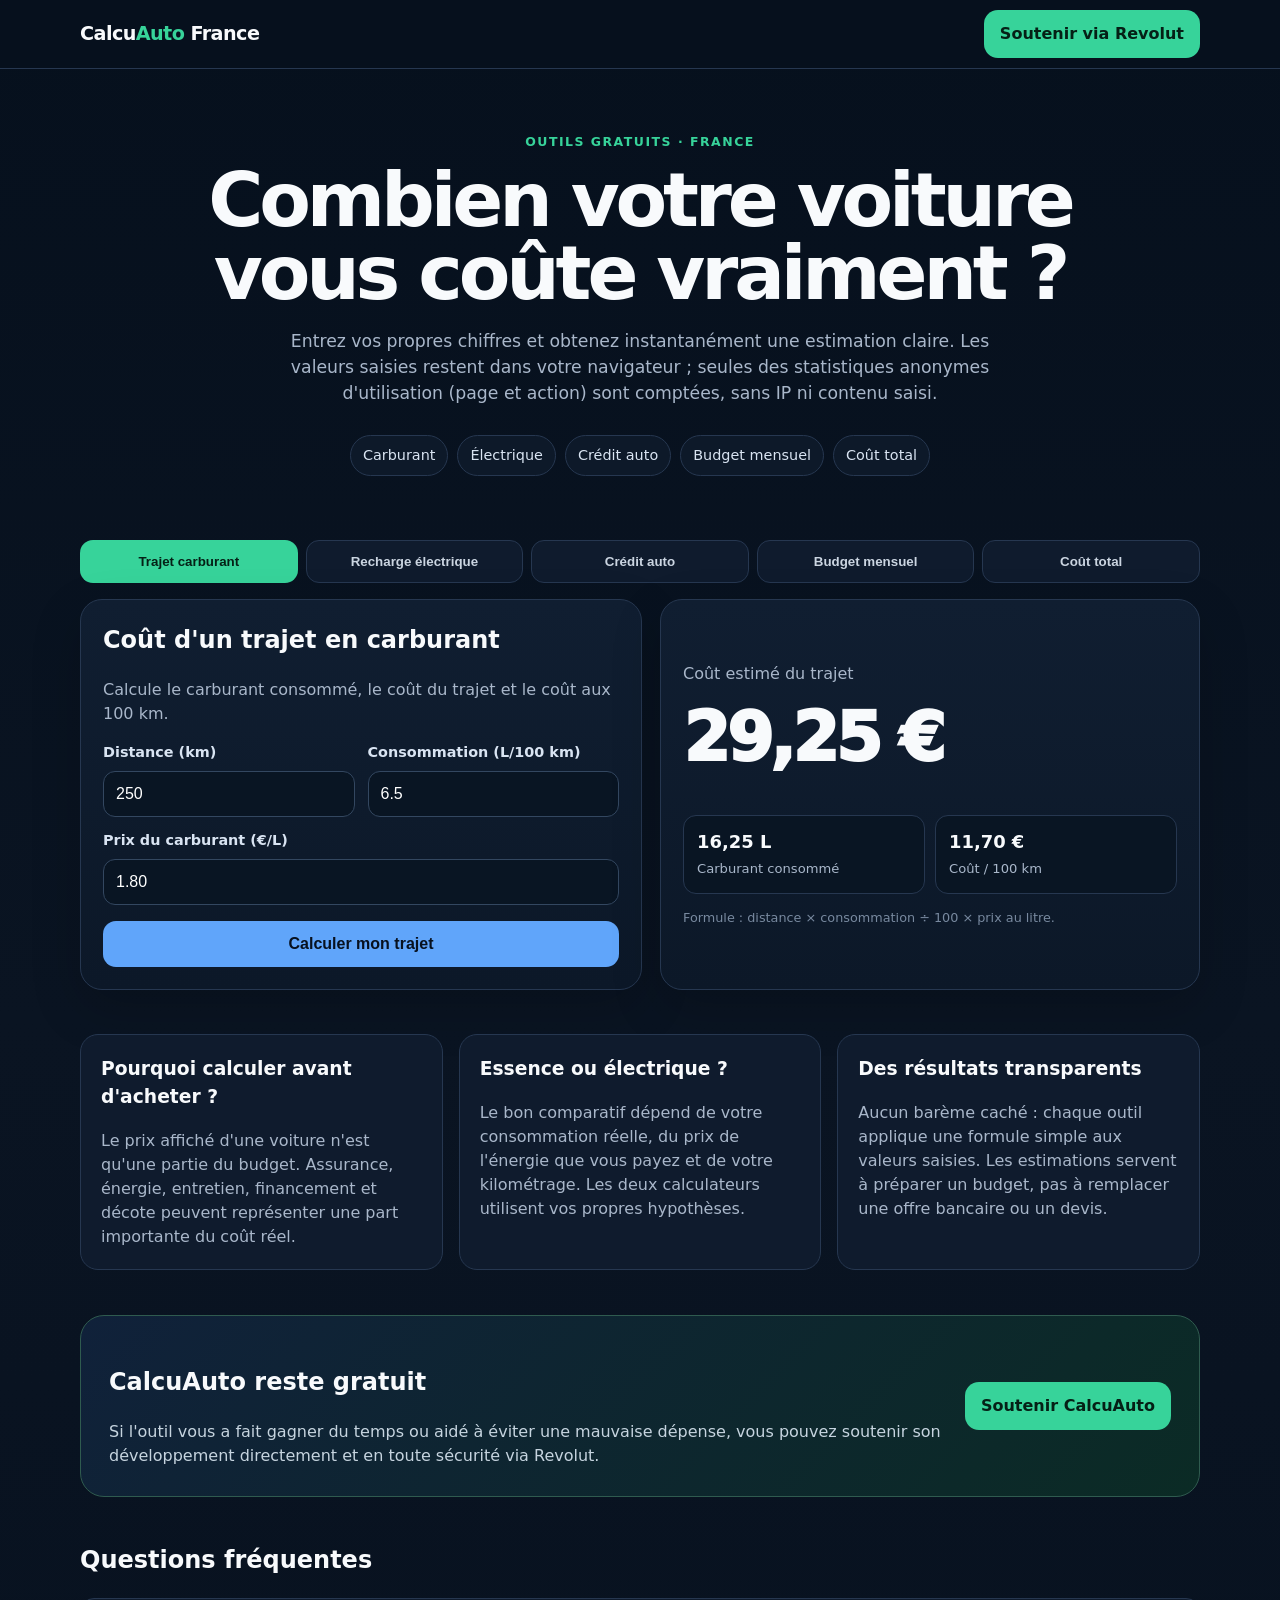
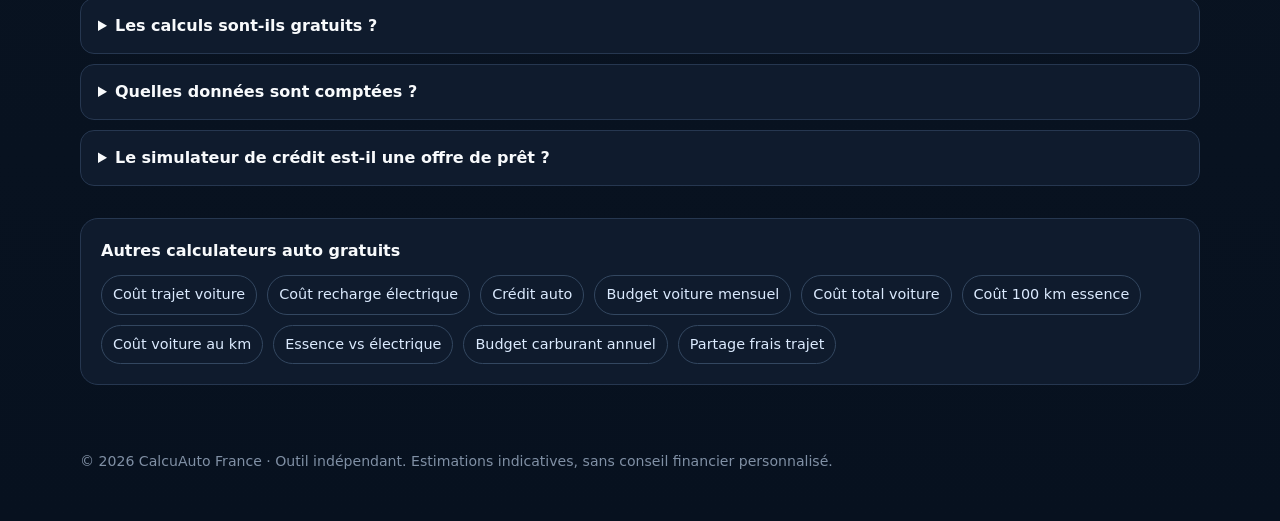
<file: index.html>
<!DOCTYPE html>
<html lang="fr">
<head>
  <meta charset="utf-8">
  <meta name="viewport" content="width=device-width,initial-scale=1">
  <meta name="description" content="CalcuAuto France : calculez gratuitement le coût d'un trajet, d'une recharge électrique, d'un crédit auto, votre budget voiture mensuel et le coût total de possession.">
  <meta name="theme-color" content="#0f172a">
  <link rel="canonical" href="https://calcuauto-france.onrender.com/">
  <link rel="manifest" href="manifest.webmanifest">
  <title>CalcuAuto France — Calcul coût voiture, carburant, recharge et crédit auto</title>
  <script type="application/ld+json">
  {
    "@context":"https://schema.org",
    "@type":"WebApplication",
    "name":"CalcuAuto France",
    "applicationCategory":"FinanceApplication",
    "operatingSystem":"Any",
    "offers":{"@type":"Offer","price":"0","priceCurrency":"EUR"},
    "description":"Cinq calculateurs gratuits pour estimer le budget et le coût d'utilisation d'une voiture."
  }
  </script>
  <style>
    :root{--bg:#07111f;--panel:#0f1b2d;--card:#142238;--text:#f8fafc;--muted:#a9b7ca;--line:#263750;--accent:#37d39a;--accent2:#60a5fa;--danger:#fb7185}
    *{box-sizing:border-box}html{scroll-behavior:smooth}body{margin:0;font-family:Inter,system-ui,-apple-system,Segoe UI,Roboto,Arial,sans-serif;background:linear-gradient(180deg,#06101d,#0a1422 48%,#07111f);color:var(--text);line-height:1.5}
    a{color:inherit}.wrap{width:min(1120px,calc(100% - 28px));margin:auto}.top{position:sticky;top:0;z-index:20;background:rgba(7,17,31,.9);backdrop-filter:blur(14px);border-bottom:1px solid var(--line)}
    .nav{min-height:68px;display:flex;align-items:center;justify-content:space-between;gap:16px}.brand{font-weight:900;letter-spacing:-.03em;font-size:1.2rem}.brand span{color:var(--accent)}
    .support,.primary{display:inline-flex;align-items:center;justify-content:center;text-decoration:none;border:0;border-radius:14px;padding:12px 16px;font-weight:800;cursor:pointer;background:var(--accent);color:#052016}.support:hover,.primary:hover{filter:brightness(1.07)}
    .hero{padding:64px 0 34px;text-align:center}.eyebrow{color:var(--accent);font-weight:800;text-transform:uppercase;letter-spacing:.12em;font-size:.78rem}.hero h1{font-size:clamp(2.25rem,7vw,4.7rem);line-height:.98;letter-spacing:-.055em;margin:12px auto 18px;max-width:920px}.hero p{max-width:720px;margin:auto;color:var(--muted);font-size:1.08rem}
    .pills{display:flex;gap:9px;flex-wrap:wrap;justify-content:center;margin:28px auto 0}.pill{border:1px solid var(--line);background:#0d1929;border-radius:999px;padding:9px 12px;color:#d9e4f2;font-size:.9rem}
    .tabs{display:grid;grid-template-columns:repeat(5,1fr);gap:8px;margin:30px 0 16px;overflow:auto}.tab{border:1px solid var(--line);background:var(--panel);color:#cbd5e1;padding:13px 10px;border-radius:13px;font-weight:800;cursor:pointer;white-space:nowrap}.tab.active{background:var(--accent);color:#052016;border-color:transparent}
    .tool{display:none}.tool.active{display:grid;grid-template-columns:1.02fr .98fr;gap:18px}.card{background:linear-gradient(180deg,#101e31,#0c1828);border:1px solid var(--line);border-radius:22px;padding:22px;box-shadow:0 18px 50px rgba(0,0,0,.18)}
    .card h2,.card h3{margin-top:0}.card p{color:var(--muted)}.grid{display:grid;grid-template-columns:1fr 1fr;gap:13px}.field{display:flex;flex-direction:column;gap:7px}.field.full{grid-column:1/-1}label{font-size:.9rem;font-weight:750;color:#d9e4f2}input{width:100%;border:1px solid #334760;background:#091523;color:white;border-radius:12px;padding:13px 12px;font-size:1rem;outline:none}input:focus{border-color:var(--accent2);box-shadow:0 0 0 3px rgba(96,165,250,.12)}
    .calc{margin-top:16px;width:100%;padding:14px;border:0;border-radius:13px;background:var(--accent2);color:#07111f;font-weight:900;font-size:1rem;cursor:pointer}.result{display:flex;flex-direction:column;justify-content:center;min-height:270px}.big{font-size:clamp(2.4rem,7vw,4.2rem);font-weight:950;letter-spacing:-.05em;margin:2px 0 8px}.sub{color:var(--muted)}.breakdown{display:grid;grid-template-columns:1fr 1fr;gap:10px;margin-top:18px}.metric{padding:13px;border:1px solid var(--line);border-radius:13px;background:#091523}.metric b{display:block;font-size:1.12rem}.metric span{font-size:.82rem;color:var(--muted)}
    .content{display:grid;grid-template-columns:repeat(3,1fr);gap:16px;margin:44px 0}.info{background:var(--panel);border:1px solid var(--line);border-radius:18px;padding:20px}.info h3{margin-top:0}.info p{color:var(--muted);margin-bottom:0}.money{margin:45px 0;background:linear-gradient(135deg,#10213a,#0b2b25);border:1px solid #2f5b4f;border-radius:24px;padding:28px;display:grid;grid-template-columns:1fr auto;gap:20px;align-items:center}.money p{color:#c6d4df;margin:7px 0 0}.money a{white-space:nowrap}
    details{background:var(--panel);border:1px solid var(--line);border-radius:14px;padding:15px 17px;margin:10px 0}summary{cursor:pointer;font-weight:800}details p{color:var(--muted)}footer{padding:34px 0 48px;color:#8090a5;font-size:.88rem}.tiny{font-size:.8rem;color:#78899f;margin-top:14px}
    @media(max-width:820px){.tool.active{grid-template-columns:1fr}.content{grid-template-columns:1fr}.tabs{grid-template-columns:none;grid-auto-flow:column;grid-auto-columns:max-content}.money{grid-template-columns:1fr}.support{padding:10px 12px}.hero{padding-top:44px}}
    @media(max-width:520px){.grid{grid-template-columns:1fr}.field.full{grid-column:auto}.breakdown{grid-template-columns:1fr 1fr}.card{padding:17px}.nav{min-height:62px}.hero h1{font-size:2.55rem}}
  </style>
</head>
<body>
<header class="top"><div class="wrap nav"><div class="brand">Calcu<span>Auto</span> France</div><a class="support" href="https://checkout.revolut.com/pay/7a23980e-fa26-4363-93e7-eb50548139d9" target="_blank" rel="noopener sponsored">Soutenir via Revolut</a></div></header>
<main class="wrap">
  <section class="hero">
    <div class="eyebrow">Outils gratuits · France</div>
    <h1>Combien votre voiture vous coûte vraiment&nbsp;?</h1>
    <p>Entrez vos propres chiffres et obtenez instantanément une estimation claire. Les valeurs saisies restent dans votre navigateur ; seules des statistiques anonymes d'utilisation (page et action) sont comptées, sans IP ni contenu saisi.</p>
    <div class="pills"><span class="pill">Carburant</span><span class="pill">Électrique</span><span class="pill">Crédit auto</span><span class="pill">Budget mensuel</span><span class="pill">Coût total</span></div>
  </section>

  <div class="tabs" role="tablist" aria-label="Calculateurs">
    <button class="tab active" data-tool="fuel">Trajet carburant</button>
    <button class="tab" data-tool="ev">Recharge électrique</button>
    <button class="tab" data-tool="loan">Crédit auto</button>
    <button class="tab" data-tool="monthly">Budget mensuel</button>
    <button class="tab" data-tool="tco">Coût total</button>
  </div>

  <section id="fuel" class="tool active">
    <div class="card"><h2>Coût d'un trajet en carburant</h2><p>Calcule le carburant consommé, le coût du trajet et le coût aux 100 km.</p><div class="grid">
      <div class="field"><label for="f-distance">Distance (km)</label><input id="f-distance" type="number" min="0" step="1" value="250"></div>
      <div class="field"><label for="f-cons">Consommation (L/100 km)</label><input id="f-cons" type="number" min="0" step="0.1" value="6.5"></div>
      <div class="field full"><label for="f-price">Prix du carburant (€/L)</label><input id="f-price" type="number" min="0" step="0.001" value="1.80"></div>
    </div><button class="calc" onclick="fuelCalc()">Calculer mon trajet</button></div>
    <div class="card result"><span class="sub">Coût estimé du trajet</span><div class="big" id="f-total">29,25 €</div><div class="breakdown"><div class="metric"><b id="f-liters">16,25 L</b><span>Carburant consommé</span></div><div class="metric"><b id="f-100">11,70 €</b><span>Coût / 100 km</span></div></div><div class="tiny">Formule : distance × consommation ÷ 100 × prix au litre.</div></div>
  </section>

  <section id="ev" class="tool">
    <div class="card"><h2>Coût d'un trajet en voiture électrique</h2><p>Estime l'énergie utilisée et le prix d'un trajet selon votre tarif de recharge.</p><div class="grid">
      <div class="field"><label for="e-distance">Distance (km)</label><input id="e-distance" type="number" min="0" step="1" value="250"></div>
      <div class="field"><label for="e-cons">Consommation (kWh/100 km)</label><input id="e-cons" type="number" min="0" step="0.1" value="17"></div>
      <div class="field full"><label for="e-price">Prix de l'électricité (€/kWh)</label><input id="e-price" type="number" min="0" step="0.001" value="0.25"></div>
    </div><button class="calc" onclick="evCalc()">Calculer la recharge</button></div>
    <div class="card result"><span class="sub">Coût estimé du trajet</span><div class="big" id="e-total">10,63 €</div><div class="breakdown"><div class="metric"><b id="e-kwh">42,50 kWh</b><span>Énergie utilisée</span></div><div class="metric"><b id="e-100">4,25 €</b><span>Coût / 100 km</span></div></div><div class="tiny">Le prix réel varie selon les pertes de recharge et le tarif de la borne ou du domicile.</div></div>
  </section>

  <section id="loan" class="tool">
    <div class="card"><h2>Mensualité d'un crédit auto</h2><p>Simulation mathématique simple à partir du montant financé, du taux annuel et de la durée.</p><div class="grid">
      <div class="field"><label for="l-amount">Montant emprunté (€)</label><input id="l-amount" type="number" min="0" step="100" value="20000"></div>
      <div class="field"><label for="l-rate">Taux annuel (%)</label><input id="l-rate" type="number" min="0" step="0.01" value="5.5"></div>
      <div class="field full"><label for="l-months">Durée (mois)</label><input id="l-months" type="number" min="1" step="1" value="60"></div>
    </div><button class="calc" onclick="loanCalc()">Calculer le crédit</button></div>
    <div class="card result"><span class="sub">Mensualité estimée</span><div class="big" id="l-monthly">382,02 €</div><div class="breakdown"><div class="metric"><b id="l-total">22 921,20 €</b><span>Total remboursé</span></div><div class="metric"><b id="l-interest">2 921,20 €</b><span>Intérêts estimés</span></div></div><div class="tiny">Simulation indicative hors assurance, frais de dossier et autres coûts contractuels.</div></div>
  </section>

  <section id="monthly" class="tool">
    <div class="card"><h2>Budget voiture mensuel</h2><p>Regroupez les dépenses récurrentes pour voir le coût mensuel réel de votre véhicule.</p><div class="grid">
      <div class="field"><label for="m-loan">Crédit / LOA (€)</label><input id="m-loan" type="number" min="0" value="300"></div>
      <div class="field"><label for="m-fuel">Carburant / recharge (€)</label><input id="m-fuel" type="number" min="0" value="160"></div>
      <div class="field"><label for="m-ins">Assurance (€)</label><input id="m-ins" type="number" min="0" value="70"></div>
      <div class="field"><label for="m-park">Parking / péage (€)</label><input id="m-park" type="number" min="0" value="30"></div>
      <div class="field"><label for="m-maint">Entretien annuel (€)</label><input id="m-maint" type="number" min="0" value="900"></div>
      <div class="field"><label for="m-other">Autres frais annuels (€)</label><input id="m-other" type="number" min="0" value="300"></div>
    </div><button class="calc" onclick="monthlyCalc()">Calculer mon budget</button></div>
    <div class="card result"><span class="sub">Budget voiture mensuel</span><div class="big" id="m-total">660,00 €</div><div class="breakdown"><div class="metric"><b id="m-year">7 920,00 €</b><span>Par an</span></div><div class="metric"><b id="m-day">21,70 €</b><span>Par jour</span></div></div><div class="tiny">Les dépenses annuelles sont divisées par 12 pour les intégrer au budget mensuel.</div></div>
  </section>

  <section id="tco" class="tool">
    <div class="card"><h2>Coût total de possession</h2><p>Comparez le prix d'achat avec la revente et les dépenses accumulées sur plusieurs années.</p><div class="grid">
      <div class="field"><label for="t-buy">Prix d'achat (€)</label><input id="t-buy" type="number" min="0" value="25000"></div>
      <div class="field"><label for="t-resale">Valeur de revente estimée (€)</label><input id="t-resale" type="number" min="0" value="12000"></div>
      <div class="field"><label for="t-years">Durée de possession (années)</label><input id="t-years" type="number" min="1" value="5"></div>
      <div class="field"><label for="t-running">Dépenses annuelles (€)</label><input id="t-running" type="number" min="0" value="4500"></div>
    </div><button class="calc" onclick="tcoCalc()">Calculer le coût total</button></div>
    <div class="card result"><span class="sub">Coût total estimé</span><div class="big" id="t-total">35 500,00 €</div><div class="breakdown"><div class="metric"><b id="t-month">591,67 €</b><span>Coût moyen / mois</span></div><div class="metric"><b id="t-dep">13 000,00 €</b><span>Décote estimée</span></div></div><div class="tiny">Coût total = prix d'achat − valeur de revente + dépenses sur la période.</div></div>
  </section>

  <section class="content">
    <article class="info"><h3>Pourquoi calculer avant d'acheter ?</h3><p>Le prix affiché d'une voiture n'est qu'une partie du budget. Assurance, énergie, entretien, financement et décote peuvent représenter une part importante du coût réel.</p></article>
    <article class="info"><h3>Essence ou électrique ?</h3><p>Le bon comparatif dépend de votre consommation réelle, du prix de l'énergie que vous payez et de votre kilométrage. Les deux calculateurs utilisent vos propres hypothèses.</p></article>
    <article class="info"><h3>Des résultats transparents</h3><p>Aucun barème caché : chaque outil applique une formule simple aux valeurs saisies. Les estimations servent à préparer un budget, pas à remplacer une offre bancaire ou un devis.</p></article>
  </section>

  <section class="money"><div><h2>CalcuAuto reste gratuit</h2><p>Si l'outil vous a fait gagner du temps ou aidé à éviter une mauvaise dépense, vous pouvez soutenir son développement directement et en toute sécurité via Revolut.</p></div><a class="primary" href="https://checkout.revolut.com/pay/7a23980e-fa26-4363-93e7-eb50548139d9" target="_blank" rel="noopener sponsored">Soutenir CalcuAuto</a></section>

  <section aria-labelledby="faq"><h2 id="faq">Questions fréquentes</h2>
    <details><summary>Les calculs sont-ils gratuits ?</summary><p>Oui. Les cinq calculateurs sont utilisables sans inscription.</p></details>
    <details><summary>Quelles données sont comptées ?</summary><p>Les valeurs saisies dans les calculateurs ne sont pas envoyées au serveur. CalcuAuto compte uniquement, de façon anonyme, la page consultée et certaines actions comme « Calculer » ou « Soutenir ». Aucun nom, e-mail, adresse IP ou contenu saisi n'est enregistré par ce compteur.</p></details>
    <details><summary>Le simulateur de crédit est-il une offre de prêt ?</summary><p>Non. Il s'agit d'une estimation mathématique. Le coût réel d'un financement dépend du contrat proposé par le prêteur, des frais et éventuellement de l'assurance.</p></details>
  </section>
</main>
<footer><div class="wrap">© 2026 CalcuAuto France · Outil indépendant. Estimations indicatives, sans conseil financier personnalisé.</div></footer>
<script src="analytics.js" defer></script>
<script>
  const euro=n=>new Intl.NumberFormat('fr-FR',{style:'currency',currency:'EUR'}).format(Number.isFinite(n)?n:0);
  const num=(id)=>Math.max(0,parseFloat(document.getElementById(id).value)||0);
  const fixed=(n,d=2)=>new Intl.NumberFormat('fr-FR',{minimumFractionDigits:d,maximumFractionDigits:d}).format(n);
  document.querySelectorAll('.tab').forEach(b=>b.addEventListener('click',()=>{document.querySelectorAll('.tab').forEach(x=>x.classList.remove('active'));document.querySelectorAll('.tool').forEach(x=>x.classList.remove('active'));b.classList.add('active');document.getElementById(b.dataset.tool).classList.add('active');}));
  function fuelCalc(){const d=num('f-distance'),c=num('f-cons'),p=num('f-price'),lit=d*c/100,total=lit*p;document.getElementById('f-total').textContent=euro(total);document.getElementById('f-liters').textContent=fixed(lit)+' L';document.getElementById('f-100').textContent=euro(c*p)}
  function evCalc(){const d=num('e-distance'),c=num('e-cons'),p=num('e-price'),k=d*c/100,total=k*p;document.getElementById('e-total').textContent=euro(total);document.getElementById('e-kwh').textContent=fixed(k)+' kWh';document.getElementById('e-100').textContent=euro(c*p)}
  function loanCalc(){const a=num('l-amount'),annual=num('l-rate')/100,months=Math.max(1,Math.round(num('l-months'))),r=annual/12;let m=r===0?a/months:a*r/(1-Math.pow(1+r,-months));const total=m*months;document.getElementById('l-monthly').textContent=euro(m);document.getElementById('l-total').textContent=euro(total);document.getElementById('l-interest').textContent=euro(Math.max(0,total-a))}
  function monthlyCalc(){const monthly=num('m-loan')+num('m-fuel')+num('m-ins')+num('m-park')+(num('m-maint')+num('m-other'))/12;document.getElementById('m-total').textContent=euro(monthly);document.getElementById('m-year').textContent=euro(monthly*12);document.getElementById('m-day').textContent=euro(monthly*12/365)}
  function tcoCalc(){const buy=num('t-buy'),resale=num('t-resale'),years=Math.max(1,num('t-years')),running=num('t-running'),dep=Math.max(0,buy-resale),total=dep+running*years;document.getElementById('t-total').textContent=euro(total);document.getElementById('t-month').textContent=euro(total/(years*12));document.getElementById('t-dep').textContent=euro(dep)}
  fuelCalc();evCalc();loanCalc();monthlyCalc();tcoCalc();
</script>
</body>
</html>
</file>
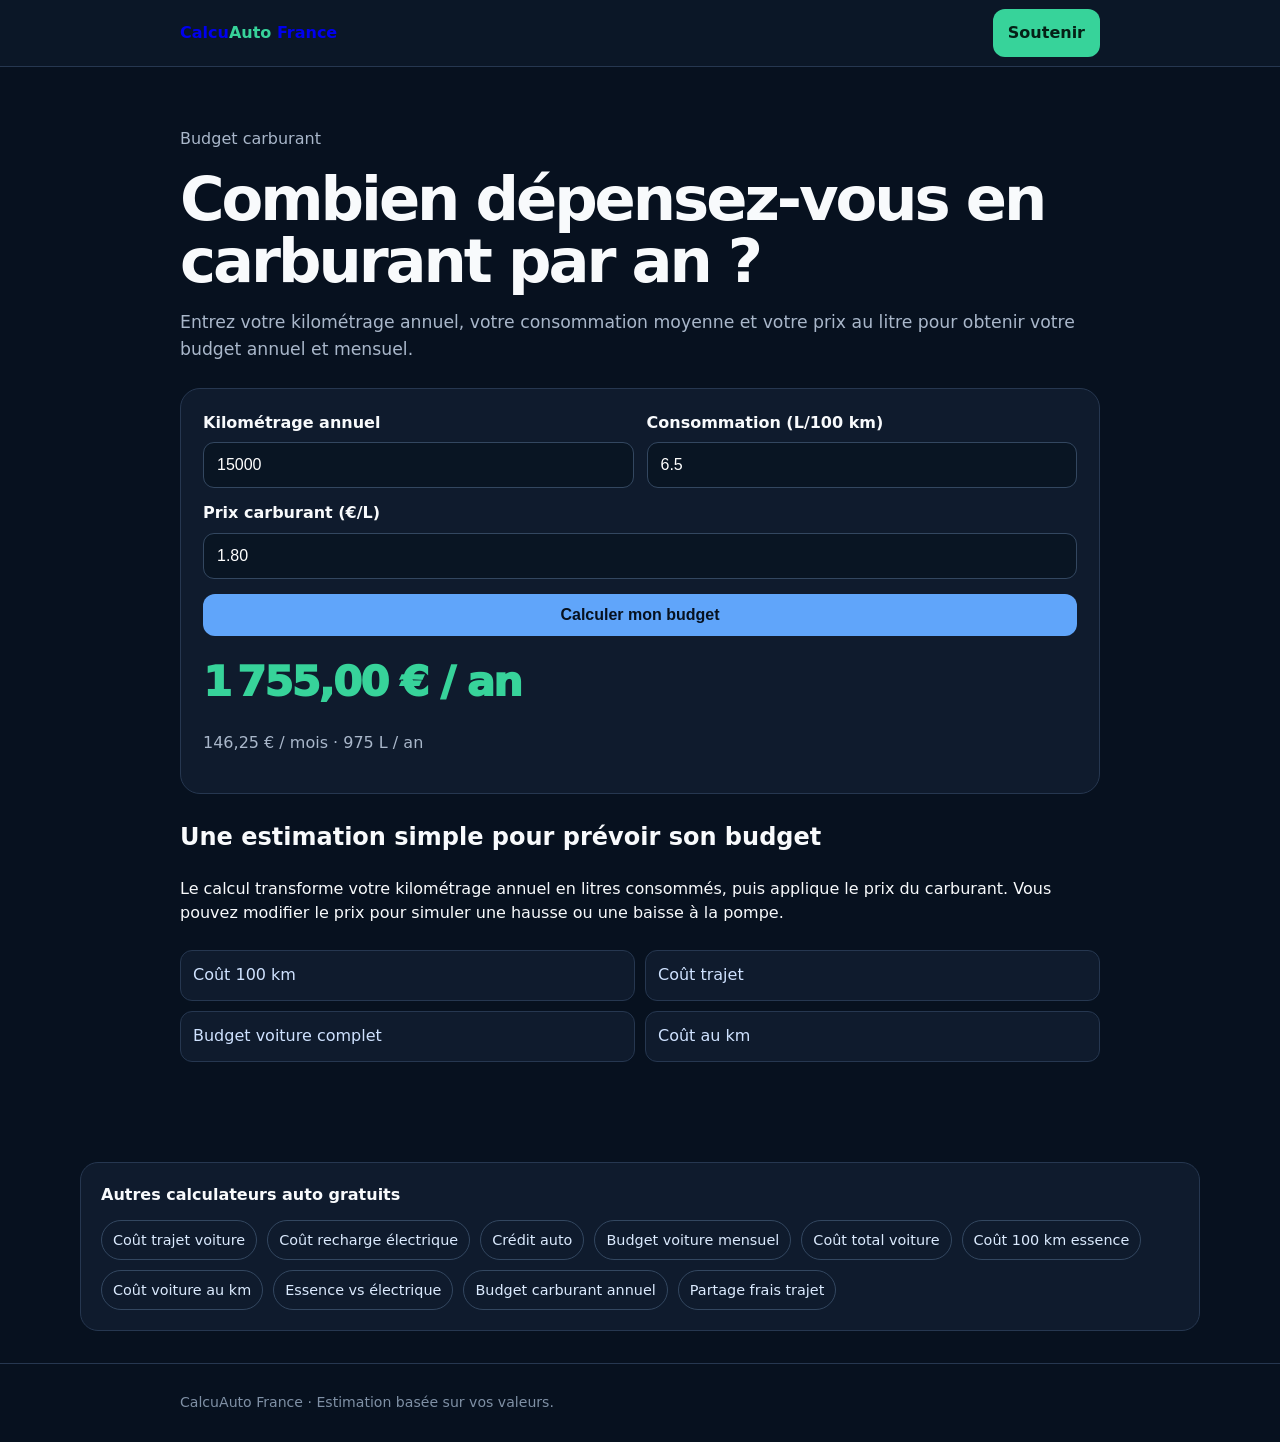
<file: budget-carburant-annuel.html>
<!doctype html><html lang="fr"><head><meta charset="utf-8"><meta name="viewport" content="width=device-width,initial-scale=1"><meta name="description" content="Calculez votre budget carburant annuel selon votre kilométrage, votre consommation et le prix du litre."><link rel="canonical" href="https://calcuauto-france.onrender.com/budget-carburant-annuel.html"><link rel="stylesheet" href="seo.css"><title>Budget carburant annuel : calcul essence ou diesel | CalcuAuto</title></head><body><header><div class="wrap nav"><a class="brand" href="./">Calcu<span>Auto</span> France</a><a class="pay" href="https://checkout.revolut.com/pay/7a23980e-fa26-4363-93e7-eb50548139d9" target="_blank" rel="noopener sponsored">Soutenir</a></div></header><main class="wrap"><p class="muted">Budget carburant</p><h1>Combien dépensez-vous en carburant par an ?</h1><p class="lead">Entrez votre kilométrage annuel, votre consommation moyenne et votre prix au litre pour obtenir votre budget annuel et mensuel.</p><section class="card"><div class="grid"><div><label for="km">Kilométrage annuel</label><input id="km" type="number" min="0" value="15000"></div><div><label for="c">Consommation (L/100 km)</label><input id="c" type="number" min="0" step="0.1" value="6.5"></div><div class="full"><label for="p">Prix carburant (€/L)</label><input id="p" type="number" min="0" step="0.001" value="1.80"></div></div><button class="btn" onclick="calc()" style="margin-top:15px">Calculer mon budget</button><div class="result" id="r">1 755,00 € / an</div><p class="muted" id="d">146,25 € / mois · 975 L / an</p></section><h2>Une estimation simple pour prévoir son budget</h2><p>Le calcul transforme votre kilométrage annuel en litres consommés, puis applique le prix du carburant. Vous pouvez modifier le prix pour simuler une hausse ou une baisse à la pompe.</p><div class="links"><a href="cout-100-km-essence.html">Coût 100 km</a><a href="cout-trajet-voiture.html">Coût trajet</a><a href="budget-voiture-mensuel.html">Budget voiture complet</a><a href="cout-voiture-au-km.html">Coût au km</a></div></main><footer><div class="wrap">CalcuAuto France · Estimation basée sur vos valeurs.</div></footer><script src="analytics.js" defer></script><script>const e=n=>new Intl.NumberFormat('fr-FR',{style:'currency',currency:'EUR'}).format(n);function calc(){const km=Math.max(0,+document.getElementById('km').value||0),c=Math.max(0,+document.getElementById('c').value||0),p=Math.max(0,+document.getElementById('p').value||0),l=km*c/100,t=l*p;document.getElementById('r').textContent=e(t)+' / an';document.getElementById('d').textContent=e(t/12)+' / mois · '+l.toLocaleString('fr-FR',{maximumFractionDigits:1})+' L / an'}calc()</script></body></html>
</file>
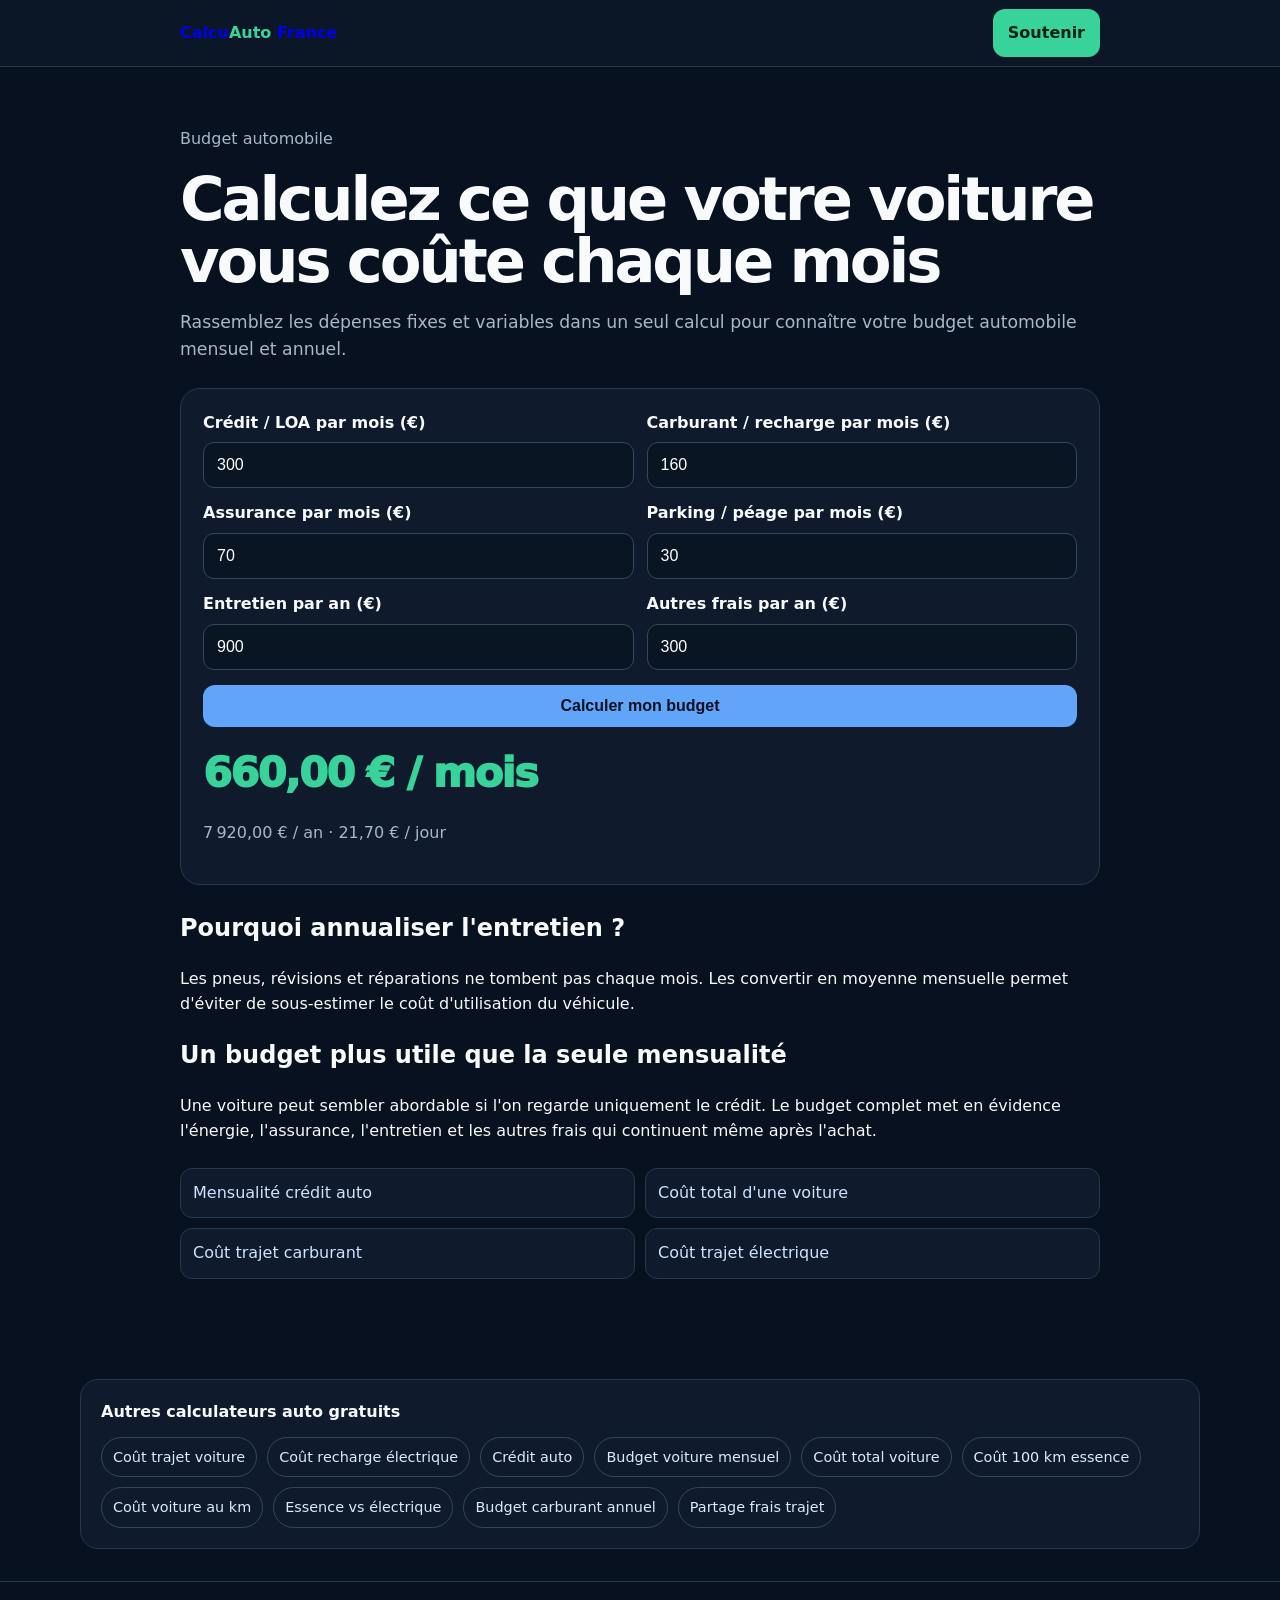
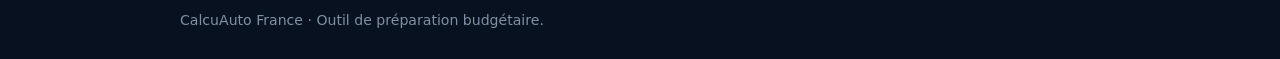
<file: budget-voiture-mensuel.html>
<!doctype html><html lang="fr"><head><meta charset="utf-8"><meta name="viewport" content="width=device-width,initial-scale=1"><meta name="description" content="Calculez votre budget voiture mensuel en regroupant crédit, carburant ou recharge, assurance, entretien, parking et autres frais."><link rel="canonical" href="https://calcuauto-france.onrender.com/budget-voiture-mensuel.html"><link rel="stylesheet" href="seo.css"><title>Budget voiture mensuel : calcul complet des dépenses | CalcuAuto</title></head><body><header><div class="wrap nav"><a class="brand" href="./">Calcu<span>Auto</span> France</a><a class="pay" href="https://checkout.revolut.com/pay/7a23980e-fa26-4363-93e7-eb50548139d9" target="_blank" rel="noopener sponsored">Soutenir</a></div></header><main class="wrap"><p class="muted">Budget automobile</p><h1>Calculez ce que votre voiture vous coûte chaque mois</h1><p class="lead">Rassemblez les dépenses fixes et variables dans un seul calcul pour connaître votre budget automobile mensuel et annuel.</p><section class="card"><div class="grid"><div><label for="loan">Crédit / LOA par mois (€)</label><input id="loan" type="number" min="0" value="300"></div><div><label for="energy">Carburant / recharge par mois (€)</label><input id="energy" type="number" min="0" value="160"></div><div><label for="ins">Assurance par mois (€)</label><input id="ins" type="number" min="0" value="70"></div><div><label for="park">Parking / péage par mois (€)</label><input id="park" type="number" min="0" value="30"></div><div><label for="maint">Entretien par an (€)</label><input id="maint" type="number" min="0" value="900"></div><div><label for="other">Autres frais par an (€)</label><input id="other" type="number" min="0" value="300"></div></div><button class="btn" onclick="calc()" style="margin-top:15px">Calculer mon budget</button><div class="result" id="r">660,00 € / mois</div><p class="muted" id="detail">7 920,00 € / an</p></section><h2>Pourquoi annualiser l'entretien ?</h2><p>Les pneus, révisions et réparations ne tombent pas chaque mois. Les convertir en moyenne mensuelle permet d'éviter de sous-estimer le coût d'utilisation du véhicule.</p><h2>Un budget plus utile que la seule mensualité</h2><p>Une voiture peut sembler abordable si l'on regarde uniquement le crédit. Le budget complet met en évidence l'énergie, l'assurance, l'entretien et les autres frais qui continuent même après l'achat.</p><div class="links"><a href="credit-auto-calcul-mensualite.html">Mensualité crédit auto</a><a href="cout-total-voiture.html">Coût total d'une voiture</a><a href="cout-trajet-voiture.html">Coût trajet carburant</a><a href="cout-recharge-voiture-electrique.html">Coût trajet électrique</a></div></main><footer><div class="wrap">CalcuAuto France · Outil de préparation budgétaire.</div></footer><script src="analytics.js" defer></script><script>const e=n=>new Intl.NumberFormat('fr-FR',{style:'currency',currency:'EUR'}).format(n),v=id=>Math.max(0,+document.getElementById(id).value||0);function calc(){const m=v('loan')+v('energy')+v('ins')+v('park')+(v('maint')+v('other'))/12;document.getElementById('r').textContent=e(m)+' / mois';document.getElementById('detail').textContent=e(m*12)+' / an · '+e(m*12/365)+' / jour'}calc()</script></body></html>
</file>
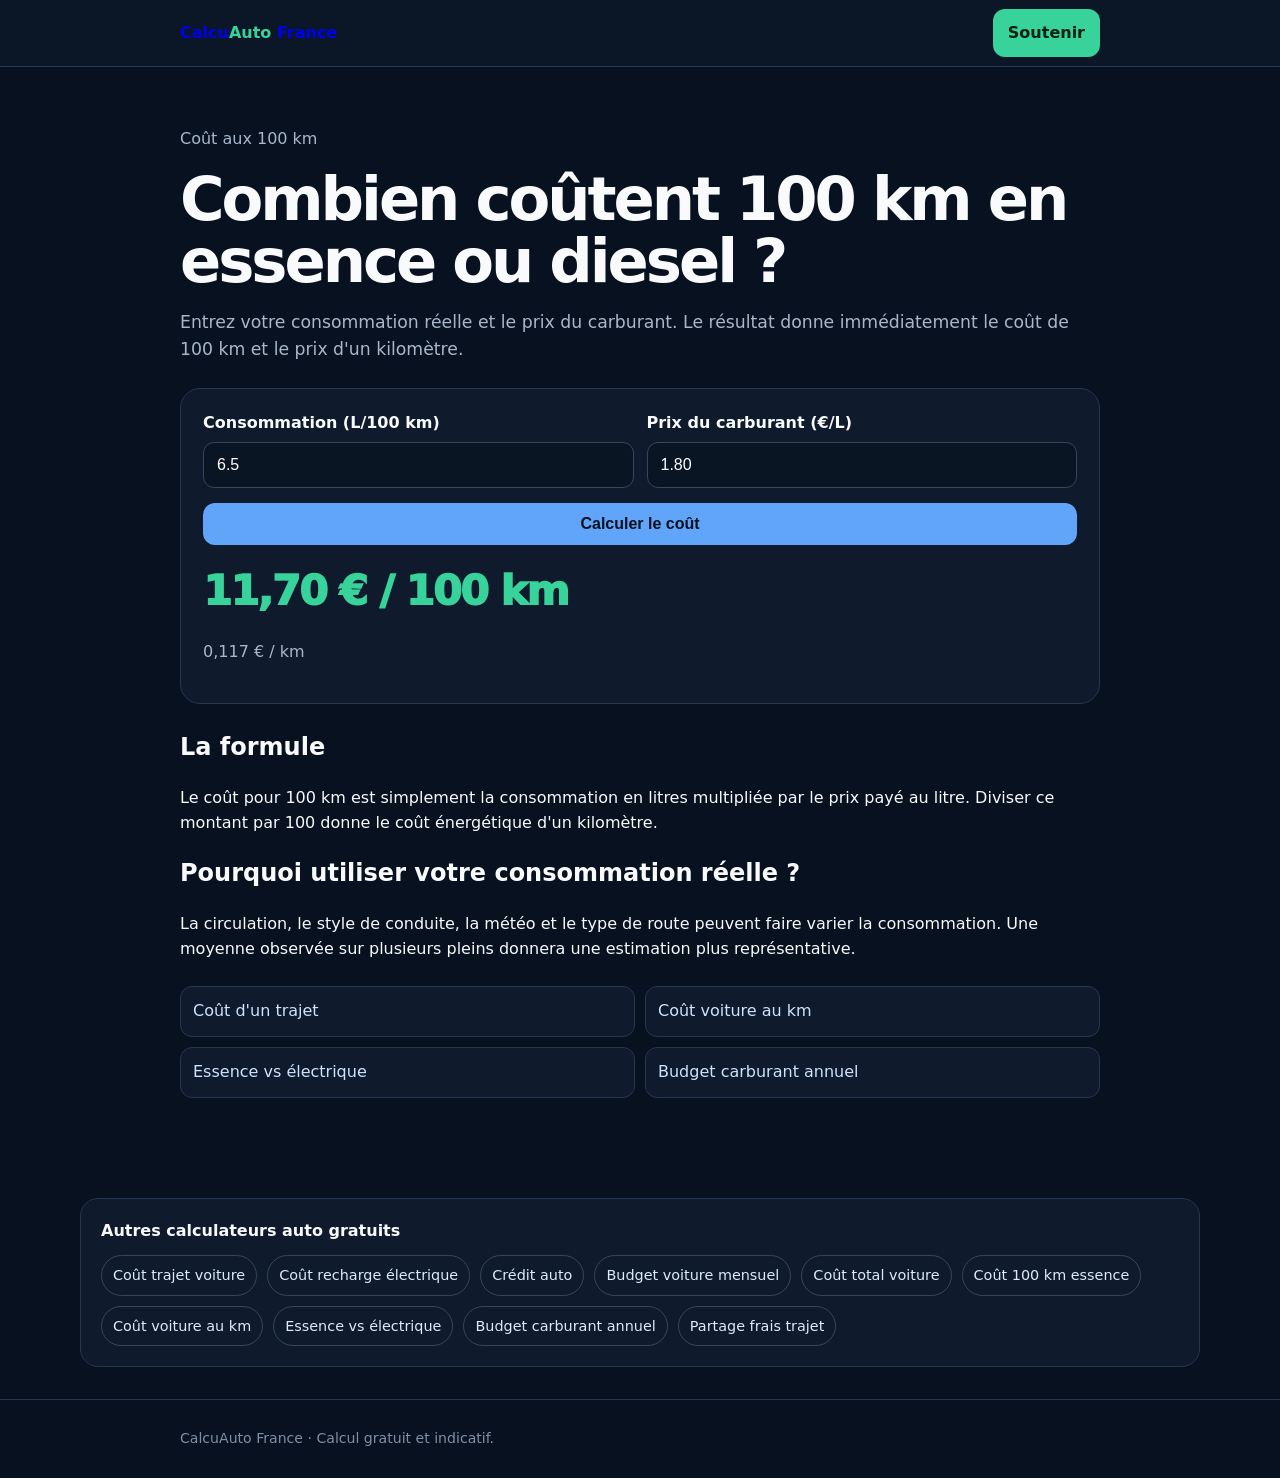
<file: cout-100-km-essence.html>
<!doctype html><html lang="fr"><head><meta charset="utf-8"><meta name="viewport" content="width=device-width,initial-scale=1"><meta name="description" content="Calculez combien coûtent 100 km en essence ou diesel à partir de votre consommation réelle et du prix au litre."><link rel="canonical" href="https://calcuauto-france.onrender.com/cout-100-km-essence.html"><link rel="stylesheet" href="seo.css"><title>Coût 100 km essence : calcul prix carburant aux 100 km | CalcuAuto</title></head><body><header><div class="wrap nav"><a class="brand" href="./">Calcu<span>Auto</span> France</a><a class="pay" href="https://checkout.revolut.com/pay/7a23980e-fa26-4363-93e7-eb50548139d9" target="_blank" rel="noopener sponsored">Soutenir</a></div></header><main class="wrap"><p class="muted">Coût aux 100 km</p><h1>Combien coûtent 100 km en essence ou diesel ?</h1><p class="lead">Entrez votre consommation réelle et le prix du carburant. Le résultat donne immédiatement le coût de 100 km et le prix d'un kilomètre.</p><section class="card"><div class="grid"><div><label for="c">Consommation (L/100 km)</label><input id="c" type="number" min="0" step="0.1" value="6.5"></div><div><label for="p">Prix du carburant (€/L)</label><input id="p" type="number" min="0" step="0.001" value="1.80"></div></div><button class="btn" onclick="calc()" style="margin-top:15px">Calculer le coût</button><div class="result" id="r">11,70 € / 100 km</div><p class="muted" id="d">0,117 € / km</p></section><h2>La formule</h2><p>Le coût pour 100 km est simplement la consommation en litres multipliée par le prix payé au litre. Diviser ce montant par 100 donne le coût énergétique d'un kilomètre.</p><h2>Pourquoi utiliser votre consommation réelle ?</h2><p>La circulation, le style de conduite, la météo et le type de route peuvent faire varier la consommation. Une moyenne observée sur plusieurs pleins donnera une estimation plus représentative.</p><div class="links"><a href="cout-trajet-voiture.html">Coût d'un trajet</a><a href="cout-voiture-au-km.html">Coût voiture au km</a><a href="essence-vs-electrique-100-km.html">Essence vs électrique</a><a href="budget-carburant-annuel.html">Budget carburant annuel</a></div></main><footer><div class="wrap">CalcuAuto France · Calcul gratuit et indicatif.</div></footer><script src="analytics.js" defer></script><script>const e=n=>new Intl.NumberFormat('fr-FR',{style:'currency',currency:'EUR'}).format(n);function calc(){const c=Math.max(0,+document.getElementById('c').value||0),p=Math.max(0,+document.getElementById('p').value||0),t=c*p;document.getElementById('r').textContent=e(t)+' / 100 km';document.getElementById('d').textContent=(t/100).toLocaleString('fr-FR',{minimumFractionDigits:3,maximumFractionDigits:3})+' € / km'}calc()</script></body></html>
</file>
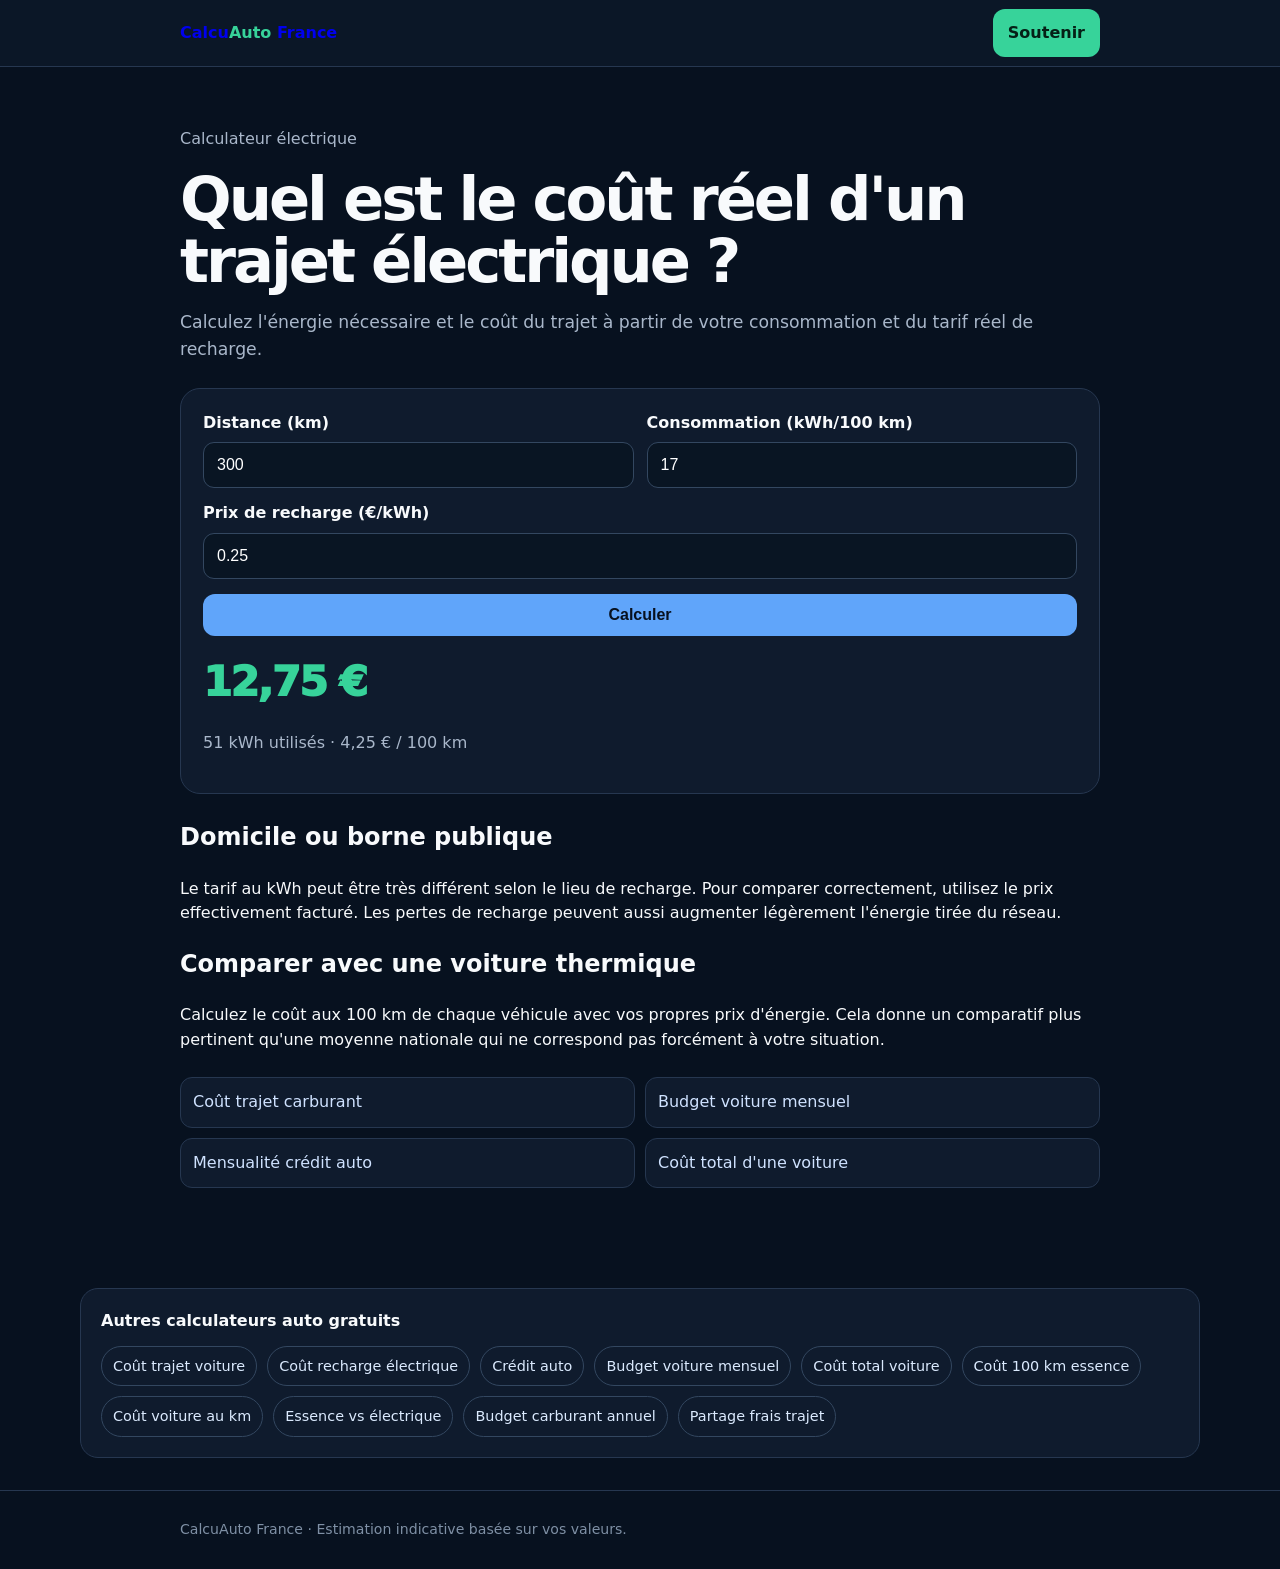
<file: cout-recharge-voiture-electrique.html>
<!doctype html><html lang="fr"><head><meta charset="utf-8"><meta name="viewport" content="width=device-width,initial-scale=1"><meta name="description" content="Calculez le coût d'un trajet en voiture électrique selon la consommation en kWh/100 km et votre prix de recharge."><link rel="canonical" href="https://calcuauto-france.onrender.com/cout-recharge-voiture-electrique.html"><link rel="stylesheet" href="seo.css"><title>Calcul coût recharge voiture électrique et trajet | CalcuAuto</title></head><body><header><div class="wrap nav"><a class="brand" href="./">Calcu<span>Auto</span> France</a><a class="pay" href="https://checkout.revolut.com/pay/7a23980e-fa26-4363-93e7-eb50548139d9" target="_blank" rel="noopener sponsored">Soutenir</a></div></header><main class="wrap"><p class="muted">Calculateur électrique</p><h1>Quel est le coût réel d'un trajet électrique ?</h1><p class="lead">Calculez l'énergie nécessaire et le coût du trajet à partir de votre consommation et du tarif réel de recharge.</p><section class="card"><div class="grid"><div><label for="d">Distance (km)</label><input id="d" type="number" min="0" value="300"></div><div><label for="c">Consommation (kWh/100 km)</label><input id="c" type="number" min="0" step="0.1" value="17"></div><div class="full"><label for="p">Prix de recharge (€/kWh)</label><input id="p" type="number" min="0" step="0.001" value="0.25"></div></div><button class="btn" onclick="calc()" style="margin-top:15px">Calculer</button><div class="result" id="r">12,75 €</div><p class="muted" id="detail">51 kWh utilisés · 4,25 € / 100 km</p></section><h2>Domicile ou borne publique</h2><p>Le tarif au kWh peut être très différent selon le lieu de recharge. Pour comparer correctement, utilisez le prix effectivement facturé. Les pertes de recharge peuvent aussi augmenter légèrement l'énergie tirée du réseau.</p><h2>Comparer avec une voiture thermique</h2><p>Calculez le coût aux 100 km de chaque véhicule avec vos propres prix d'énergie. Cela donne un comparatif plus pertinent qu'une moyenne nationale qui ne correspond pas forcément à votre situation.</p><div class="links"><a href="cout-trajet-voiture.html">Coût trajet carburant</a><a href="budget-voiture-mensuel.html">Budget voiture mensuel</a><a href="credit-auto-calcul-mensualite.html">Mensualité crédit auto</a><a href="cout-total-voiture.html">Coût total d'une voiture</a></div></main><footer><div class="wrap">CalcuAuto France · Estimation indicative basée sur vos valeurs.</div></footer><script src="analytics.js" defer></script><script>const e=n=>new Intl.NumberFormat('fr-FR',{style:'currency',currency:'EUR'}).format(n);function calc(){const d=Math.max(0,+document.getElementById('d').value||0),c=Math.max(0,+document.getElementById('c').value||0),p=Math.max(0,+document.getElementById('p').value||0),k=d*c/100,t=k*p;document.getElementById('r').textContent=e(t);document.getElementById('detail').textContent=k.toLocaleString('fr-FR',{maximumFractionDigits:2})+' kWh utilisés · '+e(c*p)+' / 100 km'}calc()</script></body></html>
</file>
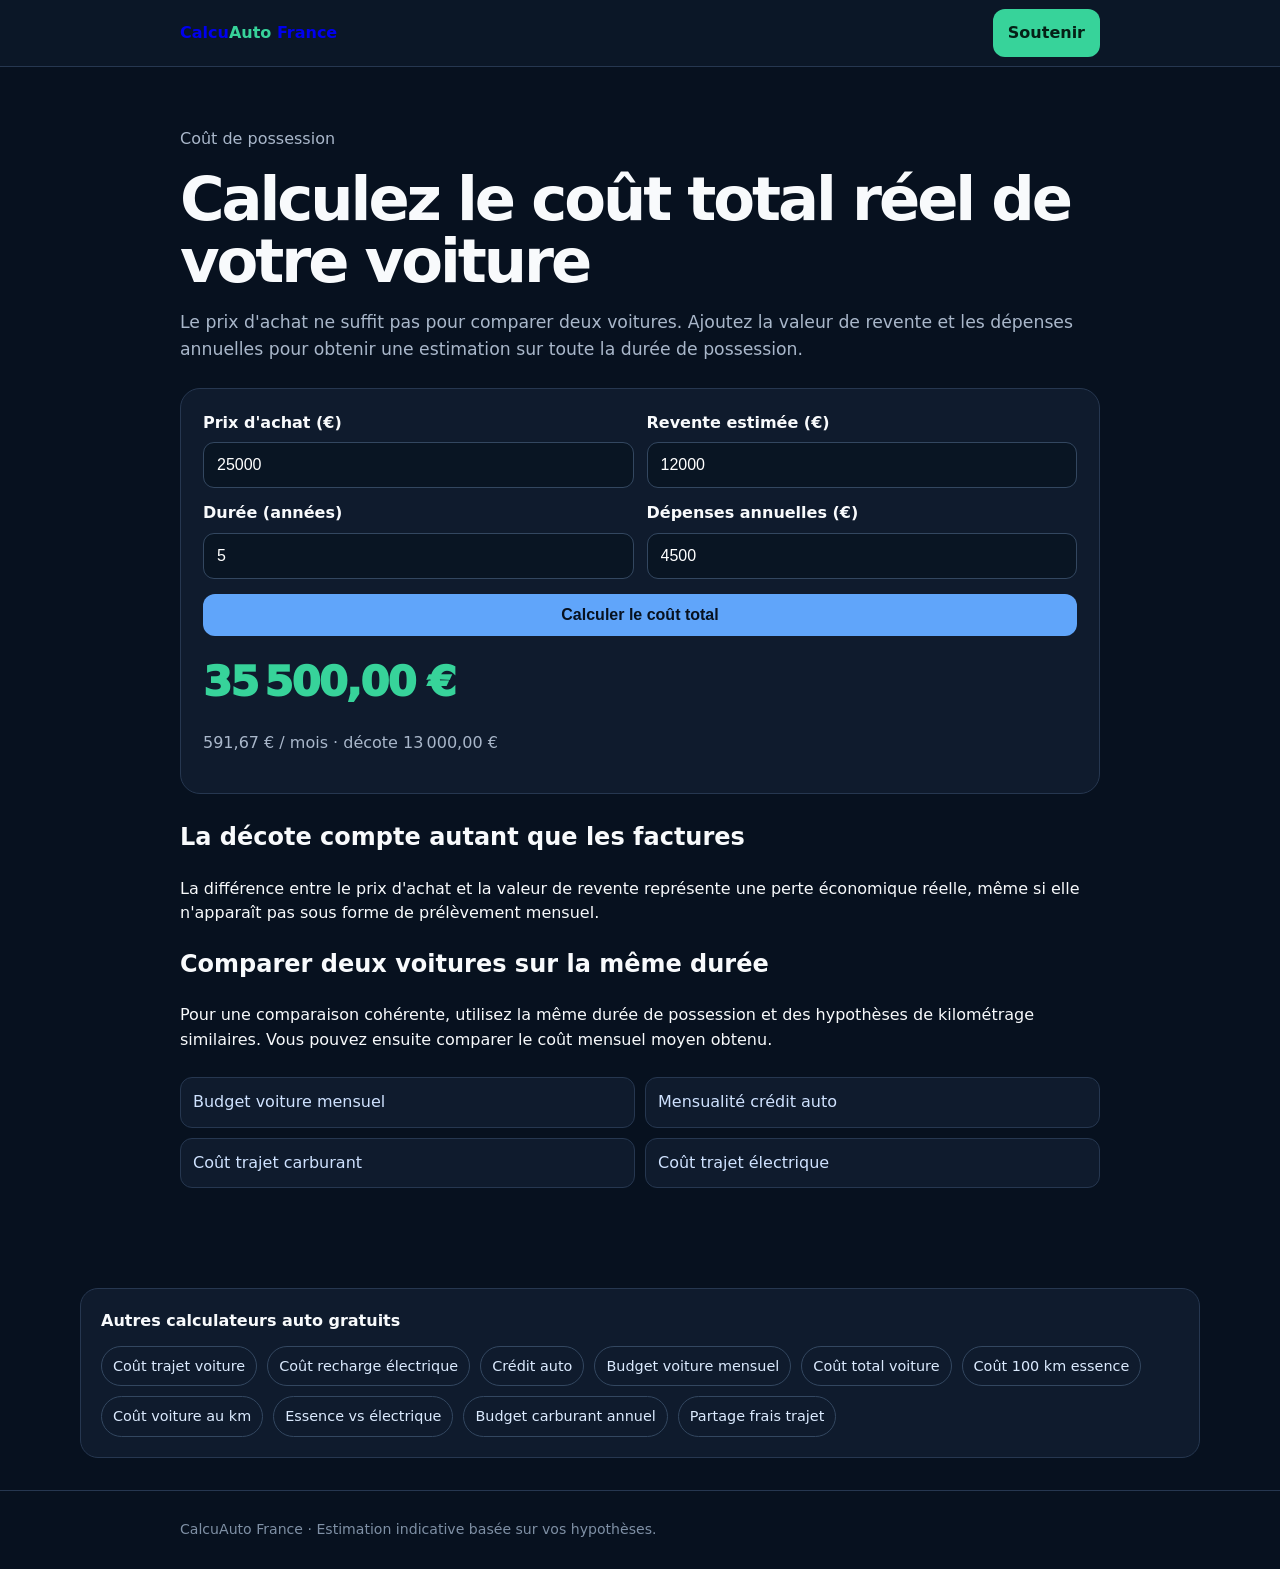
<file: cout-total-voiture.html>
<!doctype html><html lang="fr"><head><meta charset="utf-8"><meta name="viewport" content="width=device-width,initial-scale=1"><meta name="description" content="Calculez le coût total de possession d'une voiture en tenant compte du prix d'achat, de la revente et des dépenses annuelles."><link rel="canonical" href="https://calcuauto-france.onrender.com/cout-total-voiture.html"><link rel="stylesheet" href="seo.css"><title>Coût total d'une voiture : achat, décote et dépenses | CalcuAuto</title></head><body><header><div class="wrap nav"><a class="brand" href="./">Calcu<span>Auto</span> France</a><a class="pay" href="https://checkout.revolut.com/pay/7a23980e-fa26-4363-93e7-eb50548139d9" target="_blank" rel="noopener sponsored">Soutenir</a></div></header><main class="wrap"><p class="muted">Coût de possession</p><h1>Calculez le coût total réel de votre voiture</h1><p class="lead">Le prix d'achat ne suffit pas pour comparer deux voitures. Ajoutez la valeur de revente et les dépenses annuelles pour obtenir une estimation sur toute la durée de possession.</p><section class="card"><div class="grid"><div><label for="buy">Prix d'achat (€)</label><input id="buy" type="number" min="0" value="25000"></div><div><label for="resale">Revente estimée (€)</label><input id="resale" type="number" min="0" value="12000"></div><div><label for="years">Durée (années)</label><input id="years" type="number" min="1" value="5"></div><div><label for="run">Dépenses annuelles (€)</label><input id="run" type="number" min="0" value="4500"></div></div><button class="btn" onclick="calc()" style="margin-top:15px">Calculer le coût total</button><div class="result" id="r">35 500,00 €</div><p class="muted" id="detail">591,67 € / mois · décote 13 000,00 €</p></section><h2>La décote compte autant que les factures</h2><p>La différence entre le prix d'achat et la valeur de revente représente une perte économique réelle, même si elle n'apparaît pas sous forme de prélèvement mensuel.</p><h2>Comparer deux voitures sur la même durée</h2><p>Pour une comparaison cohérente, utilisez la même durée de possession et des hypothèses de kilométrage similaires. Vous pouvez ensuite comparer le coût mensuel moyen obtenu.</p><div class="links"><a href="budget-voiture-mensuel.html">Budget voiture mensuel</a><a href="credit-auto-calcul-mensualite.html">Mensualité crédit auto</a><a href="cout-trajet-voiture.html">Coût trajet carburant</a><a href="cout-recharge-voiture-electrique.html">Coût trajet électrique</a></div></main><footer><div class="wrap">CalcuAuto France · Estimation indicative basée sur vos hypothèses.</div></footer><script src="analytics.js" defer></script><script>const e=n=>new Intl.NumberFormat('fr-FR',{style:'currency',currency:'EUR'}).format(n),v=id=>Math.max(0,+document.getElementById(id).value||0);function calc(){const b=v('buy'),s=v('resale'),y=Math.max(1,v('years')),a=v('run'),d=Math.max(0,b-s),t=d+a*y;document.getElementById('r').textContent=e(t);document.getElementById('detail').textContent=e(t/(y*12))+' / mois · décote '+e(d)}calc()</script></body></html>
</file>
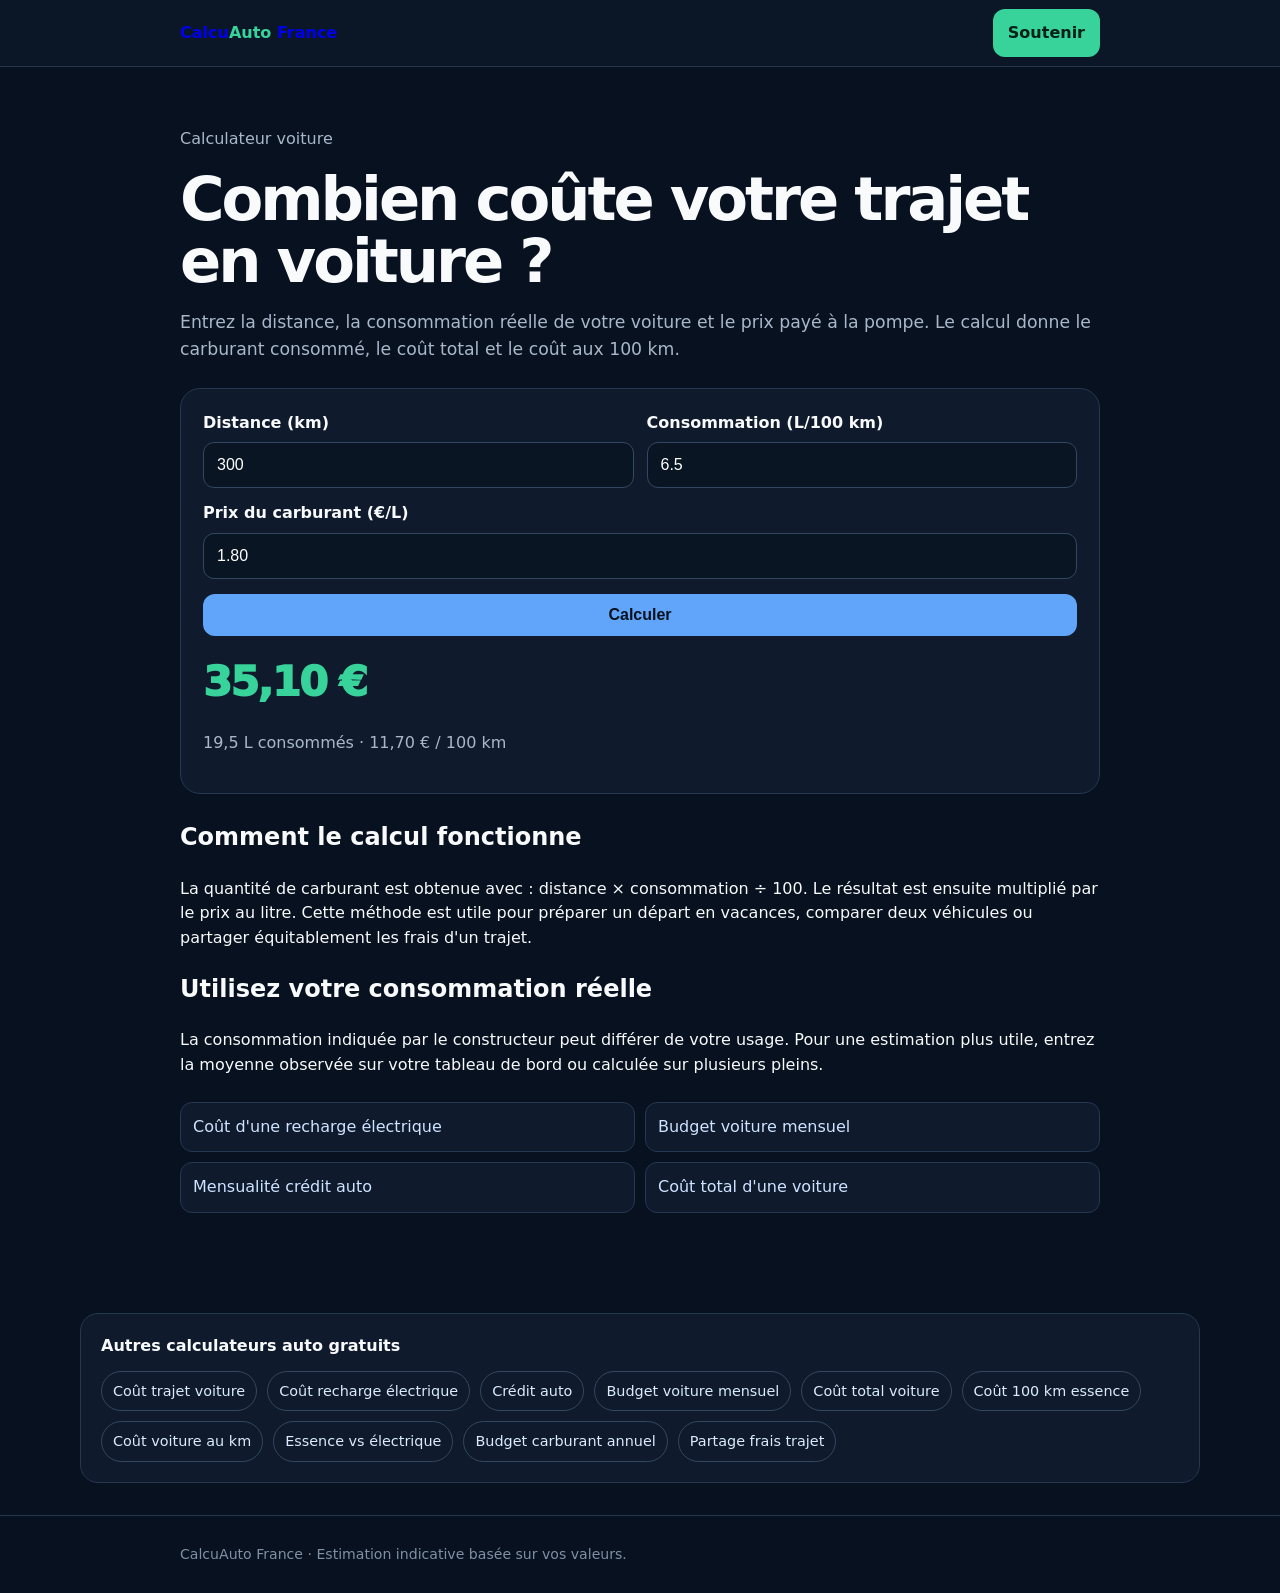
<file: cout-trajet-voiture.html>
<!doctype html><html lang="fr"><head><meta charset="utf-8"><meta name="viewport" content="width=device-width,initial-scale=1"><meta name="description" content="Calculez gratuitement le coût d'un trajet en voiture selon la distance, la consommation et le prix du carburant."><link rel="canonical" href="https://calcuauto-france.onrender.com/cout-trajet-voiture.html"><link rel="stylesheet" href="seo.css"><title>Calcul coût trajet voiture : carburant et prix au kilomètre | CalcuAuto</title></head><body><header><div class="wrap nav"><a class="brand" href="./">Calcu<span>Auto</span> France</a><a class="pay" href="https://checkout.revolut.com/pay/7a23980e-fa26-4363-93e7-eb50548139d9" target="_blank" rel="noopener sponsored">Soutenir</a></div></header><main class="wrap"><p class="muted">Calculateur voiture</p><h1>Combien coûte votre trajet en voiture ?</h1><p class="lead">Entrez la distance, la consommation réelle de votre voiture et le prix payé à la pompe. Le calcul donne le carburant consommé, le coût total et le coût aux 100 km.</p><section class="card"><div class="grid"><div><label for="d">Distance (km)</label><input id="d" type="number" min="0" value="300"></div><div><label for="c">Consommation (L/100 km)</label><input id="c" type="number" min="0" step="0.1" value="6.5"></div><div class="full"><label for="p">Prix du carburant (€/L)</label><input id="p" type="number" min="0" step="0.001" value="1.80"></div></div><button class="btn" onclick="calc()" style="margin-top:15px">Calculer</button><div class="result" id="r">35,10 €</div><p class="muted" id="detail">19,50 L consommés · 11,70 € / 100 km</p></section><h2>Comment le calcul fonctionne</h2><p>La quantité de carburant est obtenue avec : distance × consommation ÷ 100. Le résultat est ensuite multiplié par le prix au litre. Cette méthode est utile pour préparer un départ en vacances, comparer deux véhicules ou partager équitablement les frais d'un trajet.</p><h2>Utilisez votre consommation réelle</h2><p>La consommation indiquée par le constructeur peut différer de votre usage. Pour une estimation plus utile, entrez la moyenne observée sur votre tableau de bord ou calculée sur plusieurs pleins.</p><div class="links"><a href="cout-recharge-voiture-electrique.html">Coût d'une recharge électrique</a><a href="budget-voiture-mensuel.html">Budget voiture mensuel</a><a href="credit-auto-calcul-mensualite.html">Mensualité crédit auto</a><a href="cout-total-voiture.html">Coût total d'une voiture</a></div></main><footer><div class="wrap">CalcuAuto France · Estimation indicative basée sur vos valeurs.</div></footer><script src="analytics.js" defer></script><script>const e=n=>new Intl.NumberFormat('fr-FR',{style:'currency',currency:'EUR'}).format(n);function calc(){const d=Math.max(0,+document.getElementById('d').value||0),c=Math.max(0,+document.getElementById('c').value||0),p=Math.max(0,+document.getElementById('p').value||0),l=d*c/100,t=l*p;document.getElementById('r').textContent=e(t);document.getElementById('detail').textContent=l.toLocaleString('fr-FR',{maximumFractionDigits:2})+' L consommés · '+e(c*p)+' / 100 km'}calc()</script></body></html>
</file>
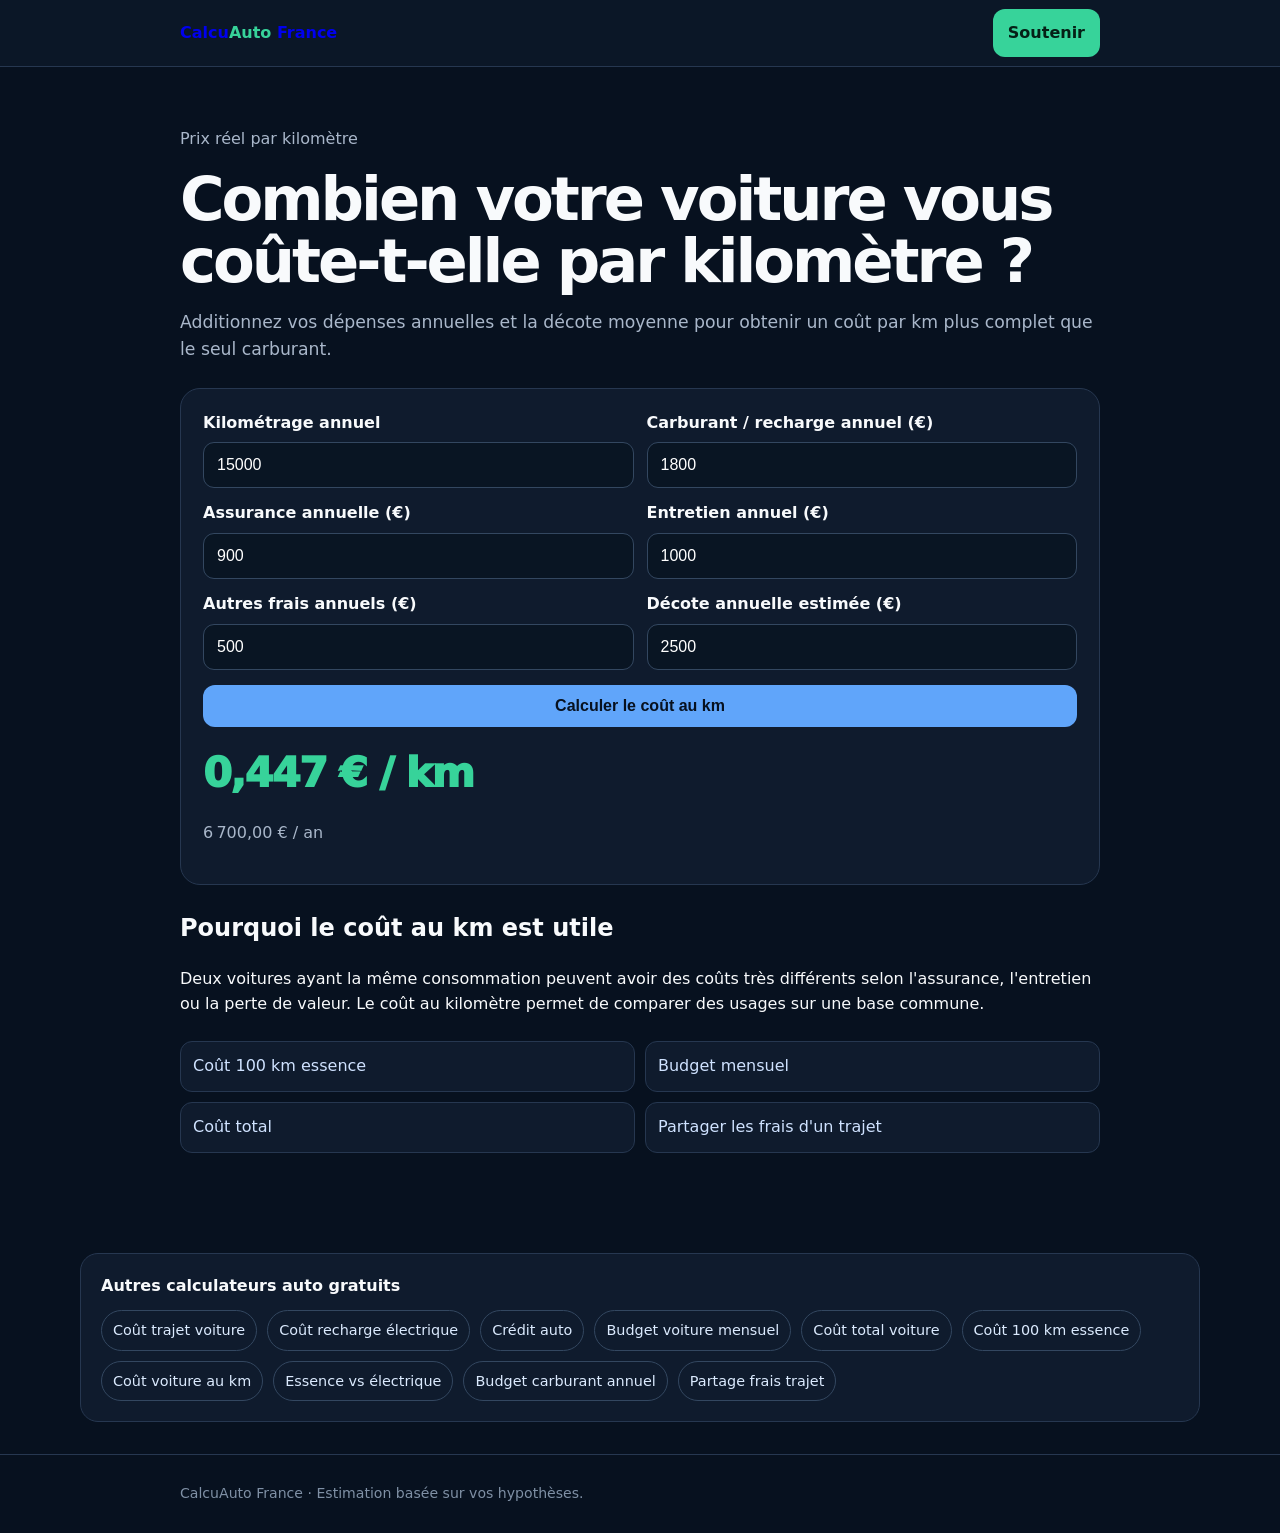
<file: cout-voiture-au-km.html>
<!doctype html><html lang="fr"><head><meta charset="utf-8"><meta name="viewport" content="width=device-width,initial-scale=1"><meta name="description" content="Calculez le coût réel de votre voiture au kilomètre en intégrant énergie, assurance, entretien et décote."><link rel="canonical" href="https://calcuauto-france.onrender.com/cout-voiture-au-km.html"><link rel="stylesheet" href="seo.css"><title>Coût voiture au km : calcul du prix réel par kilomètre | CalcuAuto</title></head><body><header><div class="wrap nav"><a class="brand" href="./">Calcu<span>Auto</span> France</a><a class="pay" href="https://checkout.revolut.com/pay/7a23980e-fa26-4363-93e7-eb50548139d9" target="_blank" rel="noopener sponsored">Soutenir</a></div></header><main class="wrap"><p class="muted">Prix réel par kilomètre</p><h1>Combien votre voiture vous coûte-t-elle par kilomètre ?</h1><p class="lead">Additionnez vos dépenses annuelles et la décote moyenne pour obtenir un coût par km plus complet que le seul carburant.</p><section class="card"><div class="grid"><div><label for="km">Kilométrage annuel</label><input id="km" type="number" min="1" value="15000"></div><div><label for="energy">Carburant / recharge annuel (€)</label><input id="energy" type="number" min="0" value="1800"></div><div><label for="ins">Assurance annuelle (€)</label><input id="ins" type="number" min="0" value="900"></div><div><label for="maint">Entretien annuel (€)</label><input id="maint" type="number" min="0" value="1000"></div><div><label for="other">Autres frais annuels (€)</label><input id="other" type="number" min="0" value="500"></div><div><label for="dep">Décote annuelle estimée (€)</label><input id="dep" type="number" min="0" value="2500"></div></div><button class="btn" onclick="calc()" style="margin-top:15px">Calculer le coût au km</button><div class="result" id="r">0,447 € / km</div><p class="muted" id="d">6 700 € / an</p></section><h2>Pourquoi le coût au km est utile</h2><p>Deux voitures ayant la même consommation peuvent avoir des coûts très différents selon l'assurance, l'entretien ou la perte de valeur. Le coût au kilomètre permet de comparer des usages sur une base commune.</p><div class="links"><a href="cout-100-km-essence.html">Coût 100 km essence</a><a href="budget-voiture-mensuel.html">Budget mensuel</a><a href="cout-total-voiture.html">Coût total</a><a href="partage-frais-trajet-voiture.html">Partager les frais d'un trajet</a></div></main><footer><div class="wrap">CalcuAuto France · Estimation basée sur vos hypothèses.</div></footer><script src="analytics.js" defer></script><script>function calc(){const v=id=>Math.max(0,+document.getElementById(id).value||0),km=Math.max(1,v('km')),a=v('energy')+v('ins')+v('maint')+v('other')+v('dep');document.getElementById('r').textContent=(a/km).toLocaleString('fr-FR',{minimumFractionDigits:3,maximumFractionDigits:3})+' € / km';document.getElementById('d').textContent=a.toLocaleString('fr-FR',{style:'currency',currency:'EUR'})+' / an'}calc()</script></body></html>
</file>
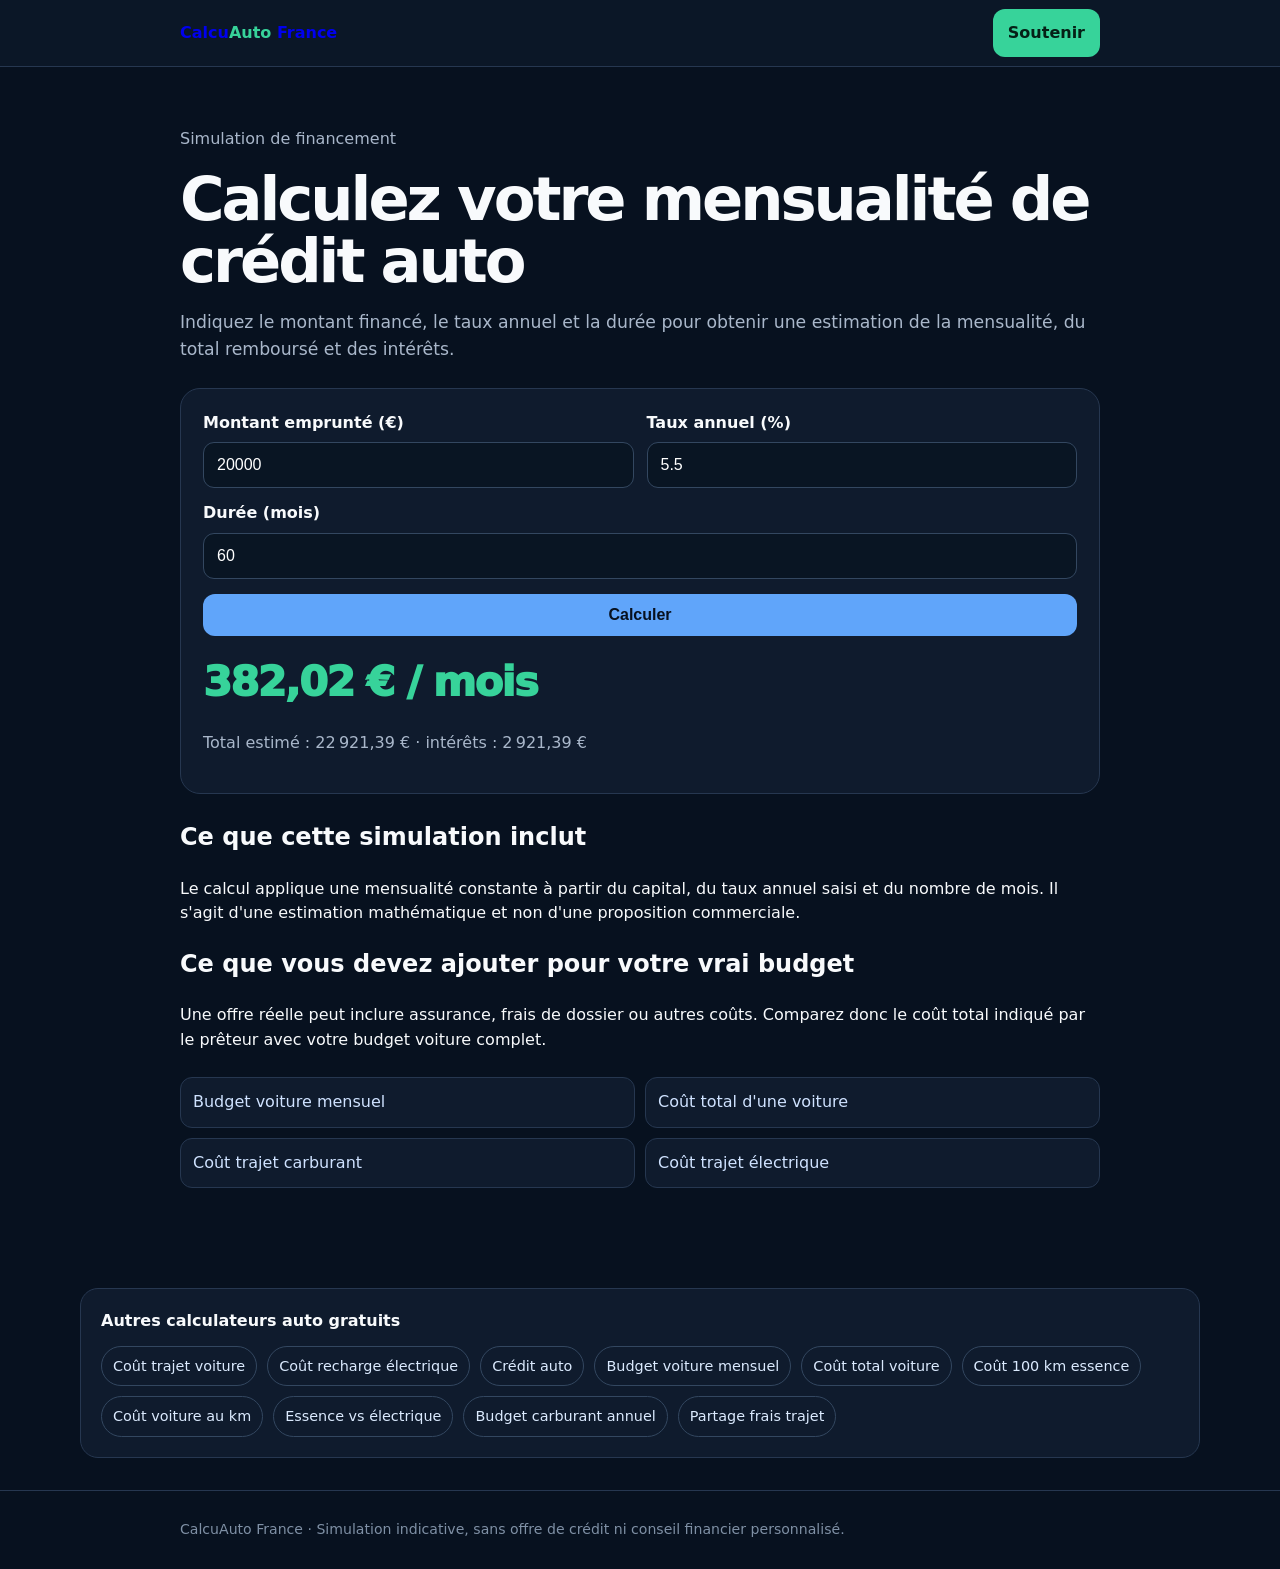
<file: credit-auto-calcul-mensualite.html>
<!doctype html><html lang="fr"><head><meta charset="utf-8"><meta name="viewport" content="width=device-width,initial-scale=1"><meta name="description" content="Simulez une mensualité de crédit auto selon le montant emprunté, le taux annuel et la durée du financement."><link rel="canonical" href="https://calcuauto-france.onrender.com/credit-auto-calcul-mensualite.html"><link rel="stylesheet" href="seo.css"><title>Calcul mensualité crédit auto : simulation gratuite | CalcuAuto</title></head><body><header><div class="wrap nav"><a class="brand" href="./">Calcu<span>Auto</span> France</a><a class="pay" href="https://checkout.revolut.com/pay/7a23980e-fa26-4363-93e7-eb50548139d9" target="_blank" rel="noopener sponsored">Soutenir</a></div></header><main class="wrap"><p class="muted">Simulation de financement</p><h1>Calculez votre mensualité de crédit auto</h1><p class="lead">Indiquez le montant financé, le taux annuel et la durée pour obtenir une estimation de la mensualité, du total remboursé et des intérêts.</p><section class="card"><div class="grid"><div><label for="a">Montant emprunté (€)</label><input id="a" type="number" min="0" value="20000"></div><div><label for="r">Taux annuel (%)</label><input id="r" type="number" min="0" step="0.01" value="5.5"></div><div class="full"><label for="m">Durée (mois)</label><input id="m" type="number" min="1" value="60"></div></div><button class="btn" onclick="calc()" style="margin-top:15px">Calculer</button><div class="result" id="pay">382,02 € / mois</div><p class="muted" id="detail">Total et intérêts estimés affichés ici.</p></section><h2>Ce que cette simulation inclut</h2><p>Le calcul applique une mensualité constante à partir du capital, du taux annuel saisi et du nombre de mois. Il s'agit d'une estimation mathématique et non d'une proposition commerciale.</p><h2>Ce que vous devez ajouter pour votre vrai budget</h2><p>Une offre réelle peut inclure assurance, frais de dossier ou autres coûts. Comparez donc le coût total indiqué par le prêteur avec votre budget voiture complet.</p><div class="links"><a href="budget-voiture-mensuel.html">Budget voiture mensuel</a><a href="cout-total-voiture.html">Coût total d'une voiture</a><a href="cout-trajet-voiture.html">Coût trajet carburant</a><a href="cout-recharge-voiture-electrique.html">Coût trajet électrique</a></div></main><footer><div class="wrap">CalcuAuto France · Simulation indicative, sans offre de crédit ni conseil financier personnalisé.</div></footer><script src="analytics.js" defer></script><script>const e=n=>new Intl.NumberFormat('fr-FR',{style:'currency',currency:'EUR'}).format(n);function calc(){const a=Math.max(0,+document.getElementById('a').value||0),annual=Math.max(0,+document.getElementById('r').value||0)/100,m=Math.max(1,Math.round(+document.getElementById('m').value||1)),r=annual/12,p=r===0?a/m:a*r/(1-Math.pow(1+r,-m)),t=p*m;document.getElementById('pay').textContent=e(p)+' / mois';document.getElementById('detail').textContent='Total estimé : '+e(t)+' · intérêts : '+e(Math.max(0,t-a))}calc()</script></body></html>
</file>
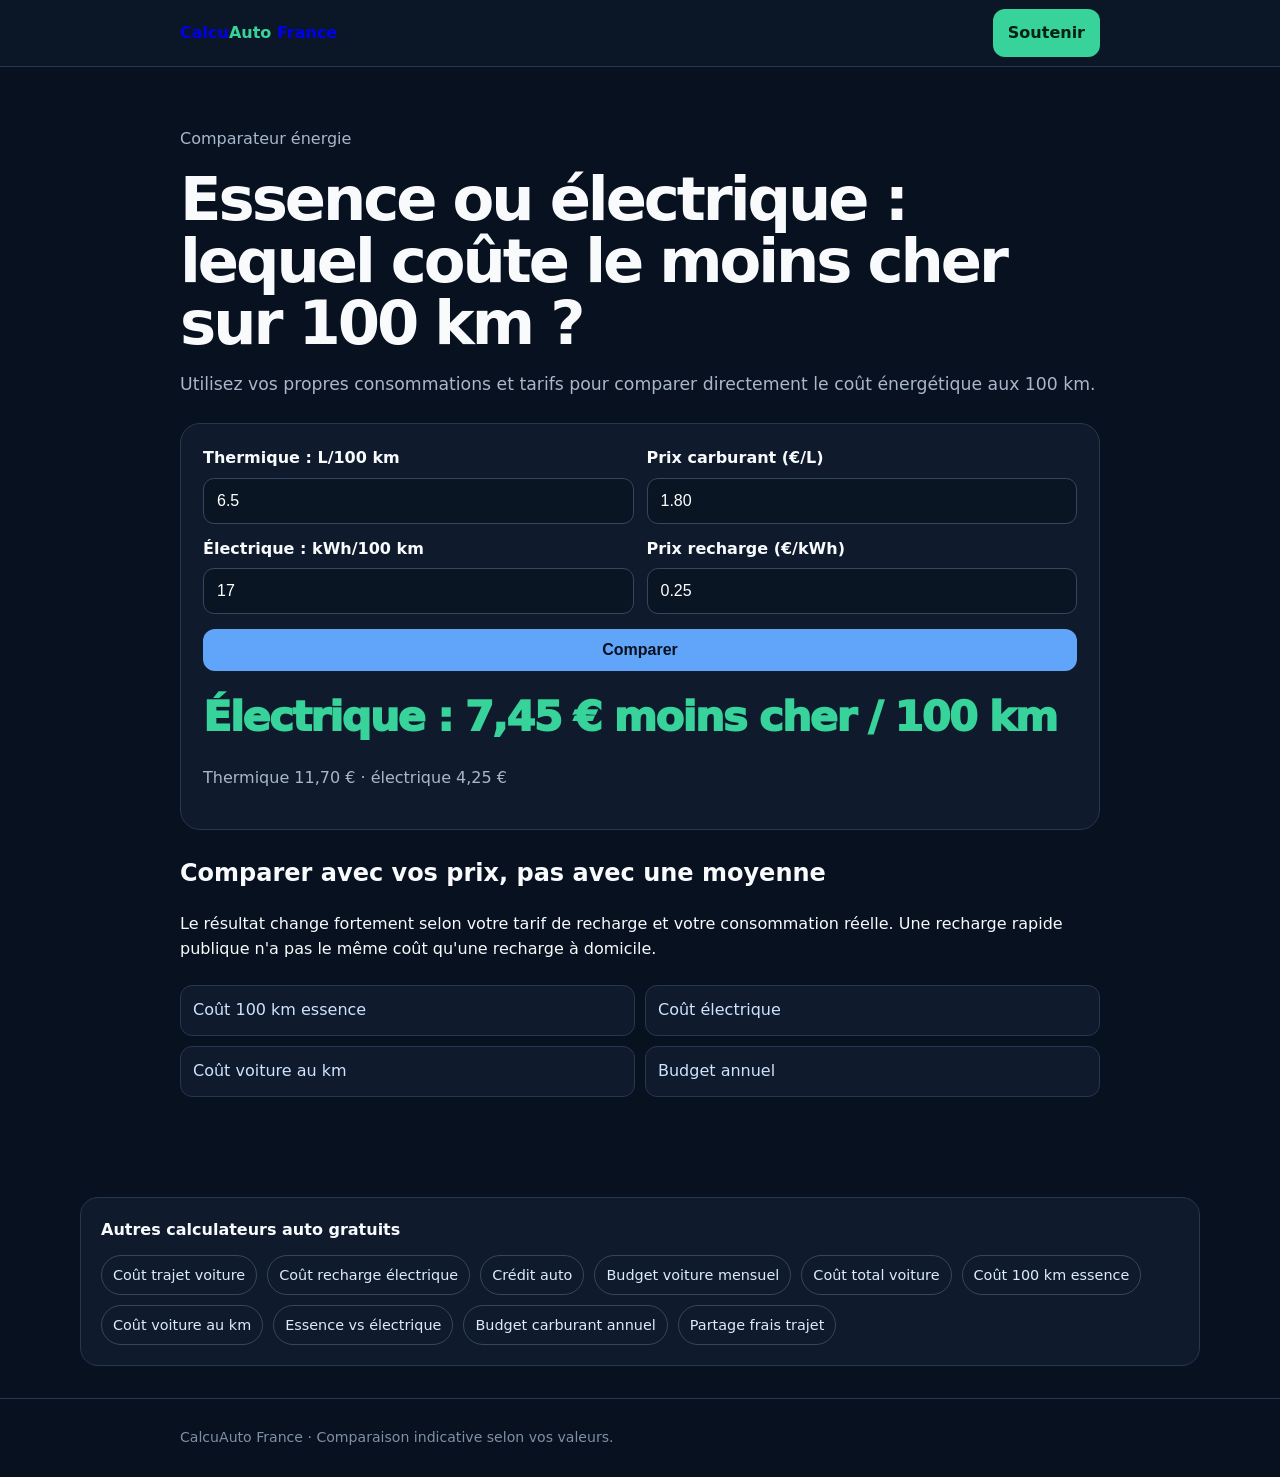
<file: essence-vs-electrique-100-km.html>
<!doctype html><html lang="fr"><head><meta charset="utf-8"><meta name="viewport" content="width=device-width,initial-scale=1"><meta name="description" content="Comparez le coût de 100 km en voiture essence ou diesel avec celui d'une voiture électrique selon vos consommations et vos prix d'énergie."><link rel="canonical" href="https://calcuauto-france.onrender.com/essence-vs-electrique-100-km.html"><link rel="stylesheet" href="seo.css"><title>Essence vs électrique : comparez le coût de 100 km | CalcuAuto</title></head><body><header><div class="wrap nav"><a class="brand" href="./">Calcu<span>Auto</span> France</a><a class="pay" href="https://checkout.revolut.com/pay/7a23980e-fa26-4363-93e7-eb50548139d9" target="_blank" rel="noopener sponsored">Soutenir</a></div></header><main class="wrap"><p class="muted">Comparateur énergie</p><h1>Essence ou électrique : lequel coûte le moins cher sur 100 km ?</h1><p class="lead">Utilisez vos propres consommations et tarifs pour comparer directement le coût énergétique aux 100 km.</p><section class="card"><div class="grid"><div><label for="lc">Thermique : L/100 km</label><input id="lc" type="number" min="0" step="0.1" value="6.5"></div><div><label for="lp">Prix carburant (€/L)</label><input id="lp" type="number" min="0" step="0.001" value="1.80"></div><div><label for="kc">Électrique : kWh/100 km</label><input id="kc" type="number" min="0" step="0.1" value="17"></div><div><label for="kp">Prix recharge (€/kWh)</label><input id="kp" type="number" min="0" step="0.001" value="0.25"></div></div><button class="btn" onclick="calc()" style="margin-top:15px">Comparer</button><div class="result" id="r">Électrique : 7,45 € moins cher / 100 km</div><p class="muted" id="d">Essence 11,70 € · électrique 4,25 €</p></section><h2>Comparer avec vos prix, pas avec une moyenne</h2><p>Le résultat change fortement selon votre tarif de recharge et votre consommation réelle. Une recharge rapide publique n'a pas le même coût qu'une recharge à domicile.</p><div class="links"><a href="cout-100-km-essence.html">Coût 100 km essence</a><a href="cout-recharge-voiture-electrique.html">Coût électrique</a><a href="cout-voiture-au-km.html">Coût voiture au km</a><a href="budget-carburant-annuel.html">Budget annuel</a></div></main><footer><div class="wrap">CalcuAuto France · Comparaison indicative selon vos valeurs.</div></footer><script src="analytics.js" defer></script><script>const e=n=>new Intl.NumberFormat('fr-FR',{style:'currency',currency:'EUR'}).format(n);function calc(){const lc=Math.max(0,+document.getElementById('lc').value||0),lp=Math.max(0,+document.getElementById('lp').value||0),kc=Math.max(0,+document.getElementById('kc').value||0),kp=Math.max(0,+document.getElementById('kp').value||0),a=lc*lp,b=kc*kp,d=Math.abs(a-b);document.getElementById('r').textContent=(a===b?'Égalité':(a<b?'Thermique':'Électrique')+' : '+e(d)+' moins cher / 100 km');document.getElementById('d').textContent='Thermique '+e(a)+' · électrique '+e(b)}calc()</script></body></html>
</file>
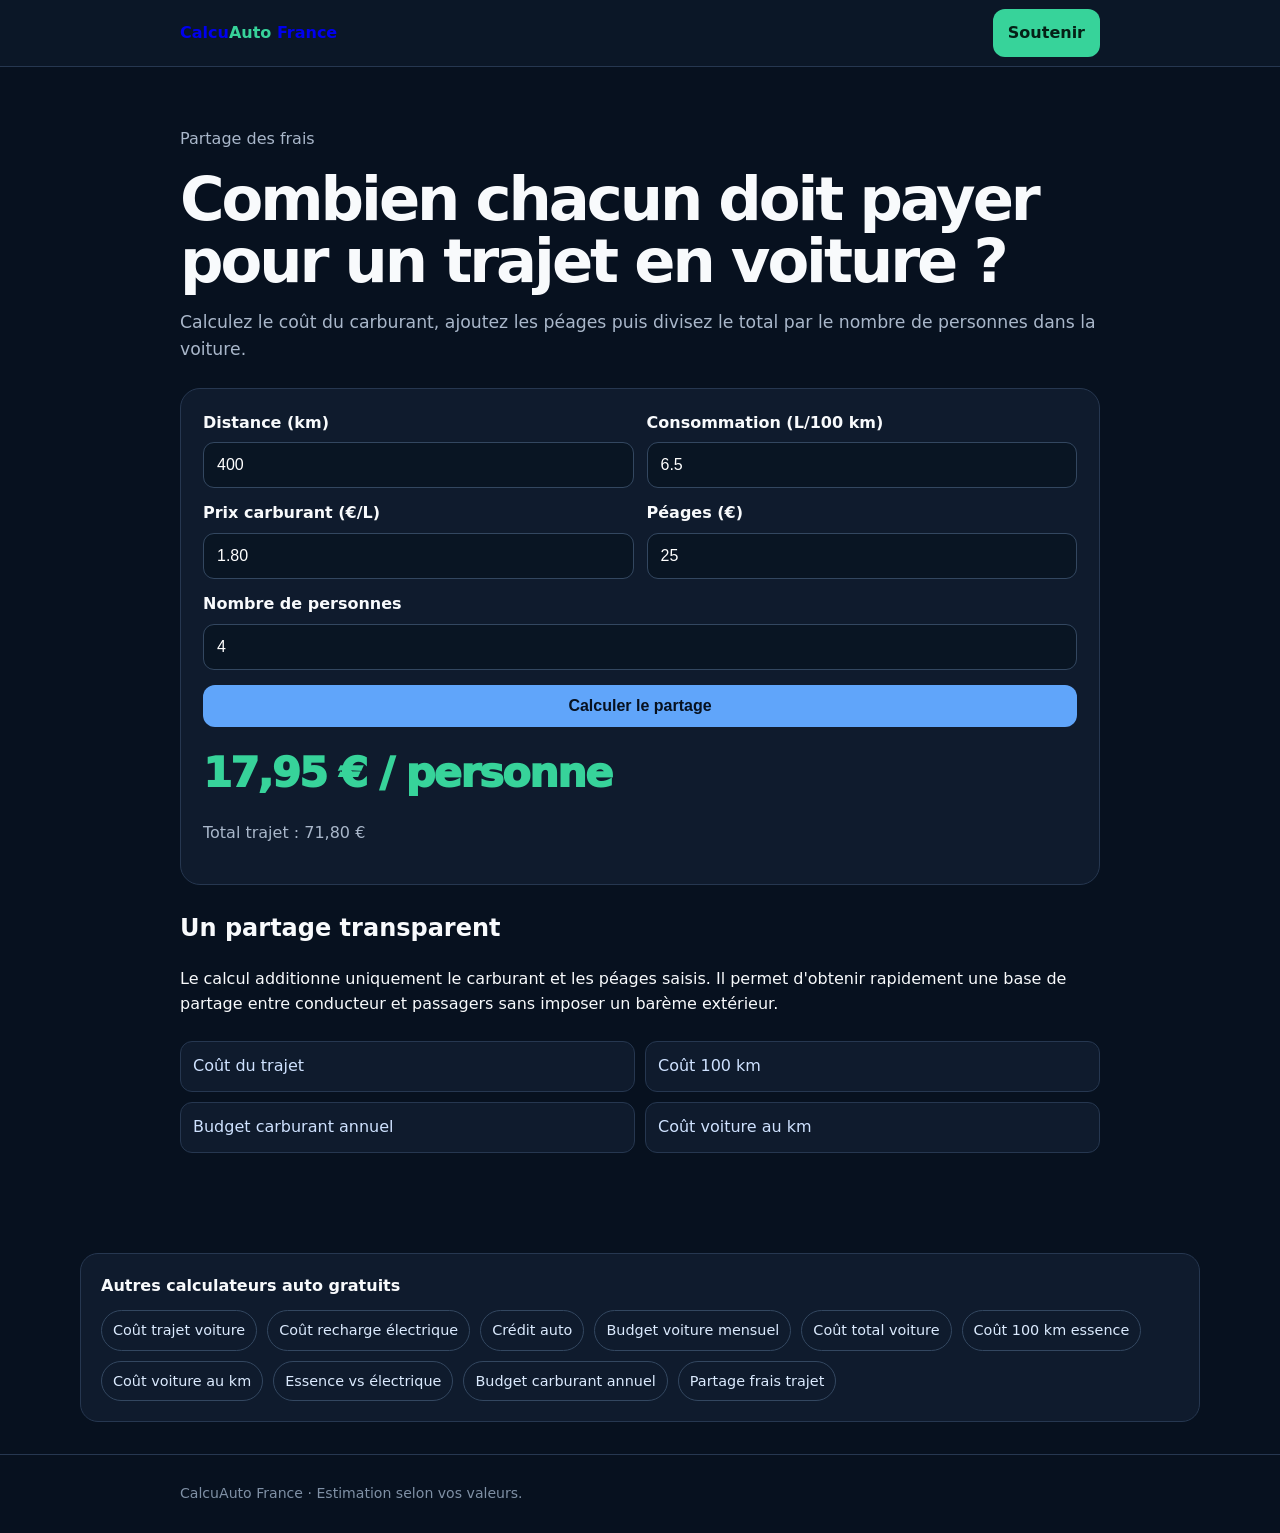
<file: partage-frais-trajet-voiture.html>
<!doctype html><html lang="fr"><head><meta charset="utf-8"><meta name="viewport" content="width=device-width,initial-scale=1"><meta name="description" content="Calculez comment partager équitablement les frais d'un trajet en voiture entre plusieurs passagers selon le carburant, le péage et le nombre de personnes."><link rel="canonical" href="https://calcuauto-france.onrender.com/partage-frais-trajet-voiture.html"><link rel="stylesheet" href="seo.css"><title>Partager les frais d'un trajet voiture : calcul par passager | CalcuAuto</title></head><body><header><div class="wrap nav"><a class="brand" href="./">Calcu<span>Auto</span> France</a><a class="pay" href="https://checkout.revolut.com/pay/7a23980e-fa26-4363-93e7-eb50548139d9" target="_blank" rel="noopener sponsored">Soutenir</a></div></header><main class="wrap"><p class="muted">Partage des frais</p><h1>Combien chacun doit payer pour un trajet en voiture ?</h1><p class="lead">Calculez le coût du carburant, ajoutez les péages puis divisez le total par le nombre de personnes dans la voiture.</p><section class="card"><div class="grid"><div><label for="km">Distance (km)</label><input id="km" type="number" min="0" value="400"></div><div><label for="c">Consommation (L/100 km)</label><input id="c" type="number" min="0" step="0.1" value="6.5"></div><div><label for="p">Prix carburant (€/L)</label><input id="p" type="number" min="0" step="0.001" value="1.80"></div><div><label for="toll">Péages (€)</label><input id="toll" type="number" min="0" step="0.01" value="25"></div><div class="full"><label for="people">Nombre de personnes</label><input id="people" type="number" min="1" step="1" value="4"></div></div><button class="btn" onclick="calc()" style="margin-top:15px">Calculer le partage</button><div class="result" id="r">17,95 € / personne</div><p class="muted" id="d">Total trajet : 71,80 €</p></section><h2>Un partage transparent</h2><p>Le calcul additionne uniquement le carburant et les péages saisis. Il permet d'obtenir rapidement une base de partage entre conducteur et passagers sans imposer un barème extérieur.</p><div class="links"><a href="cout-trajet-voiture.html">Coût du trajet</a><a href="cout-100-km-essence.html">Coût 100 km</a><a href="budget-carburant-annuel.html">Budget carburant annuel</a><a href="cout-voiture-au-km.html">Coût voiture au km</a></div></main><footer><div class="wrap">CalcuAuto France · Estimation selon vos valeurs.</div></footer><script src="analytics.js" defer></script><script>const e=n=>new Intl.NumberFormat('fr-FR',{style:'currency',currency:'EUR'}).format(n);function calc(){const km=Math.max(0,+document.getElementById('km').value||0),c=Math.max(0,+document.getElementById('c').value||0),p=Math.max(0,+document.getElementById('p').value||0),toll=Math.max(0,+document.getElementById('toll').value||0),people=Math.max(1,Math.round(+document.getElementById('people').value||1)),total=km*c/100*p+toll;document.getElementById('r').textContent=e(total/people)+' / personne';document.getElementById('d').textContent='Total trajet : '+e(total)}calc()</script></body></html>
</file>
<file: seo.css>
*{box-sizing:border-box}body{margin:0;font-family:Inter,system-ui,-apple-system,Segoe UI,Roboto,Arial,sans-serif;background:#07111f;color:#f8fafc;line-height:1.55}.wrap{width:min(920px,calc(100% - 28px));margin:auto}header{border-bottom:1px solid #263750;background:#0b1727}.nav{min-height:66px;display:flex;align-items:center;justify-content:space-between;gap:12px}.brand{font-weight:900;text-decoration:none}.brand span{color:#37d39a}.pay,.btn{display:inline-block;border:0;border-radius:12px;padding:12px 15px;font-weight:850;text-decoration:none;cursor:pointer}.pay{background:#37d39a;color:#052016}.btn{background:#60a5fa;color:#07111f;width:100%;font-size:1rem}main{padding:44px 0}h1{font-size:clamp(2.1rem,7vw,3.8rem);letter-spacing:-.05em;line-height:1.02;margin:.2em 0}.lead{color:#a9b7ca;font-size:1.08rem}.card{margin:25px 0;background:#0f1b2d;border:1px solid #263750;border-radius:20px;padding:22px}.grid{display:grid;grid-template-columns:1fr 1fr;gap:13px}.full{grid-column:1/-1}label{display:block;font-weight:750;margin-bottom:7px}input{width:100%;border:1px solid #334760;background:#091523;color:#fff;border-radius:11px;padding:13px;font-size:1rem}.result{font-size:2.6rem;font-weight:950;letter-spacing:-.04em;color:#37d39a;margin:14px 0 0}.muted{color:#a9b7ca}.links{display:grid;grid-template-columns:repeat(2,1fr);gap:10px;margin:24px 0}.links a{color:#cfe2ff;background:#0f1b2d;border:1px solid #263750;border-radius:12px;padding:12px;text-decoration:none}footer{border-top:1px solid #263750;padding:28px 0;color:#7f90a5;font-size:.88rem}@media(max-width:620px){.grid{grid-template-columns:1fr}.full{grid-column:auto}.links{grid-template-columns:1fr}}
</file>
